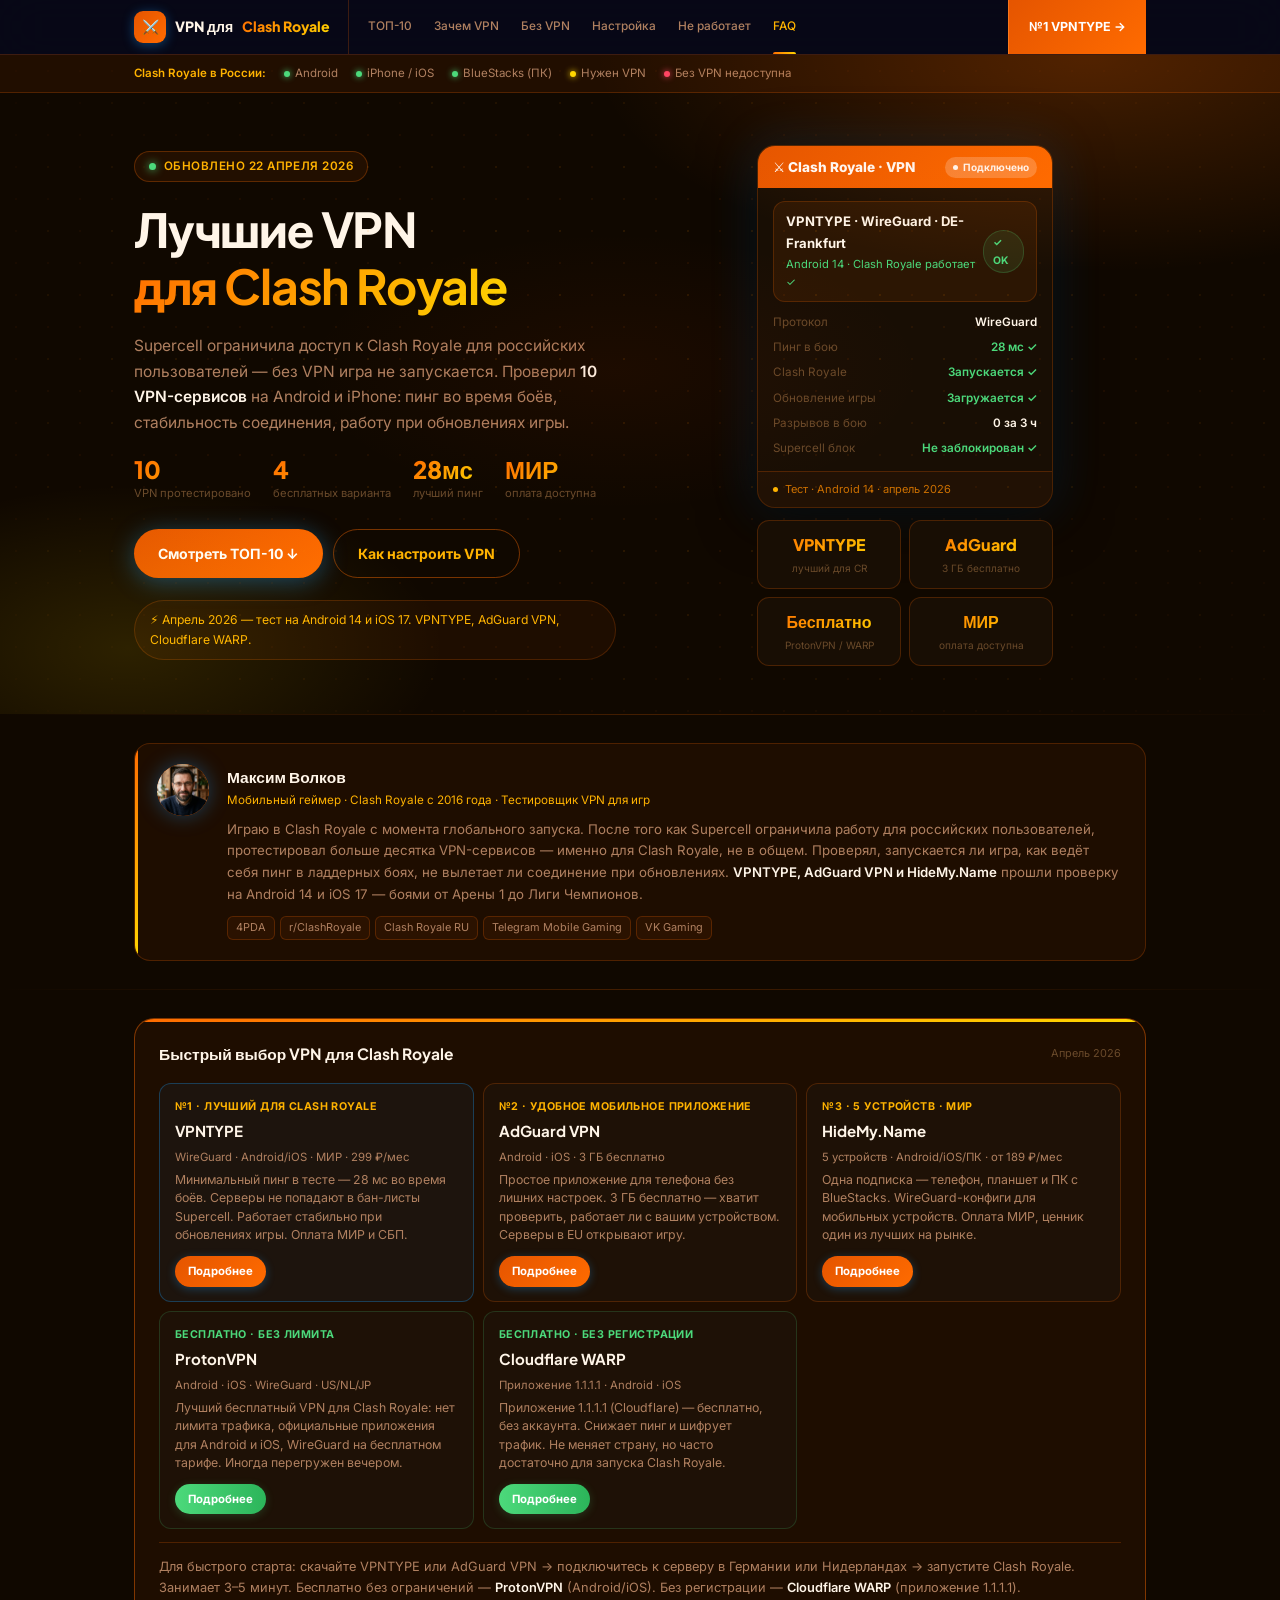
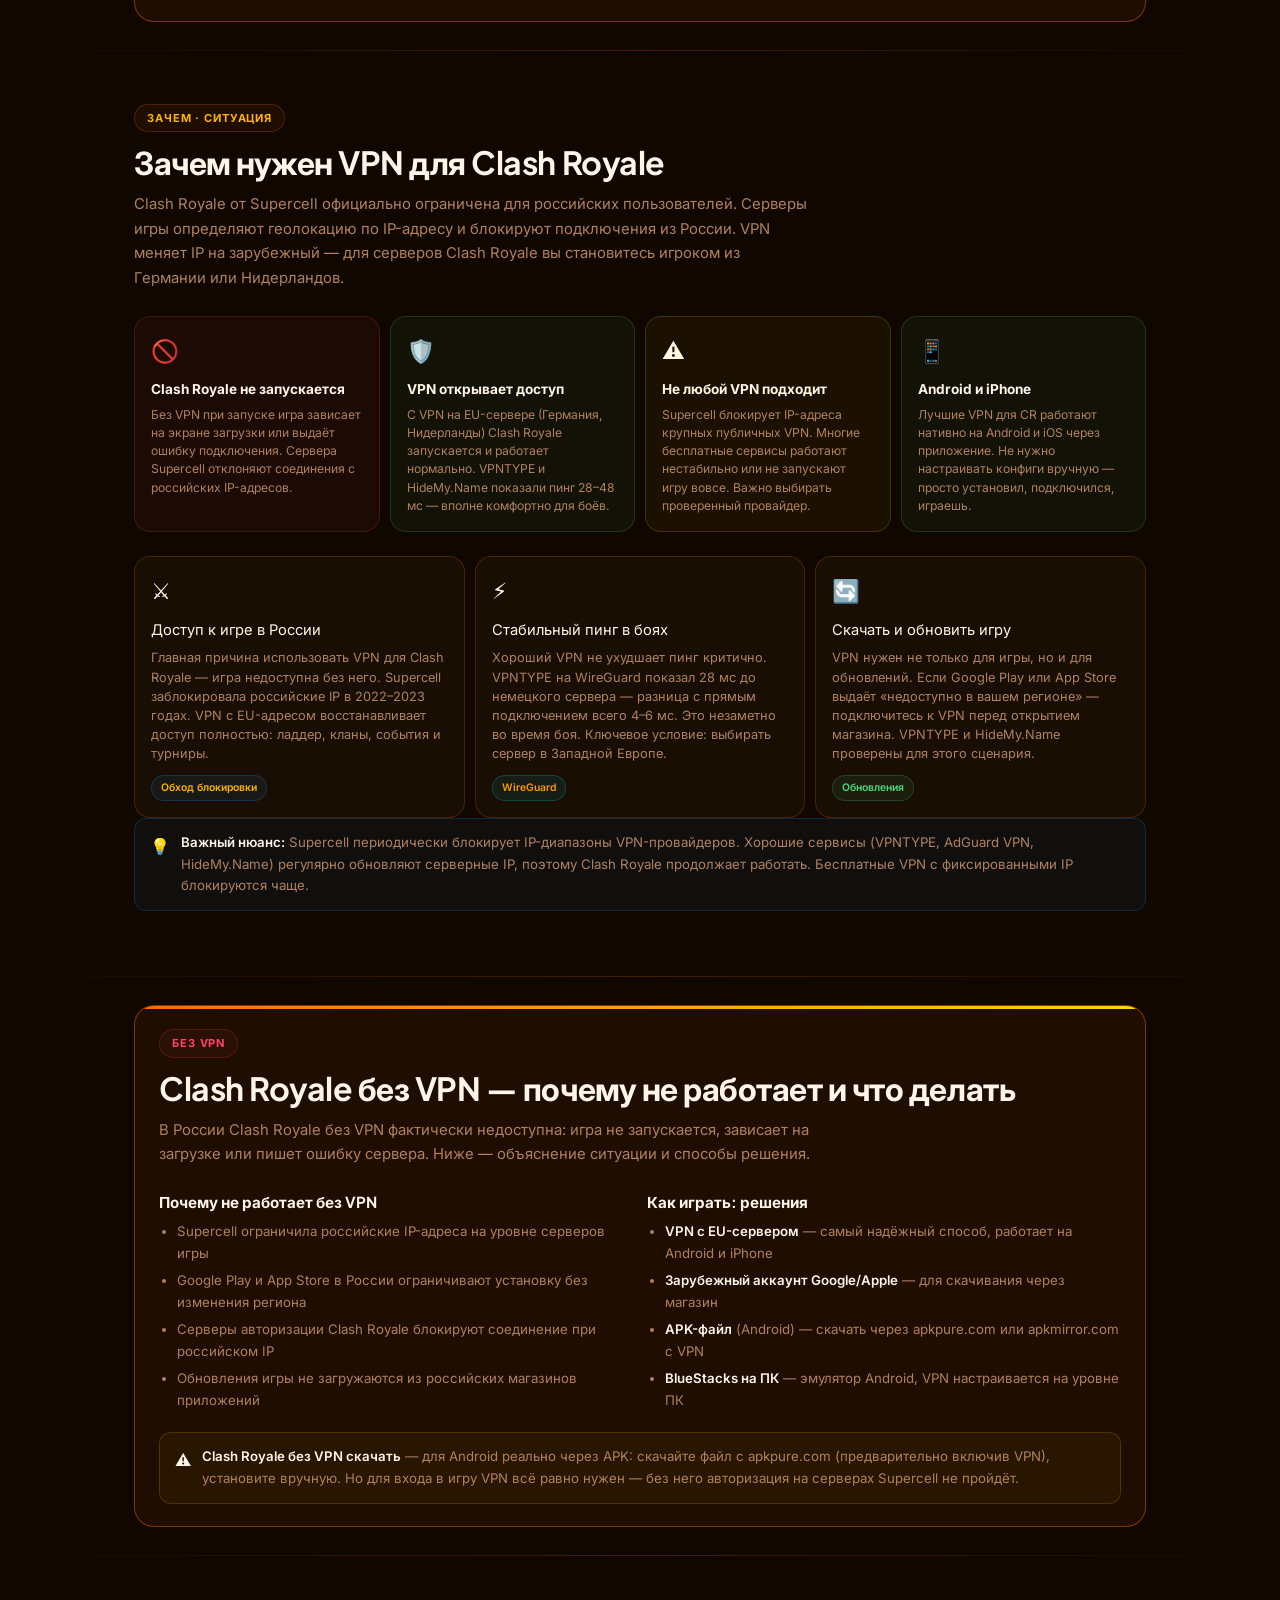
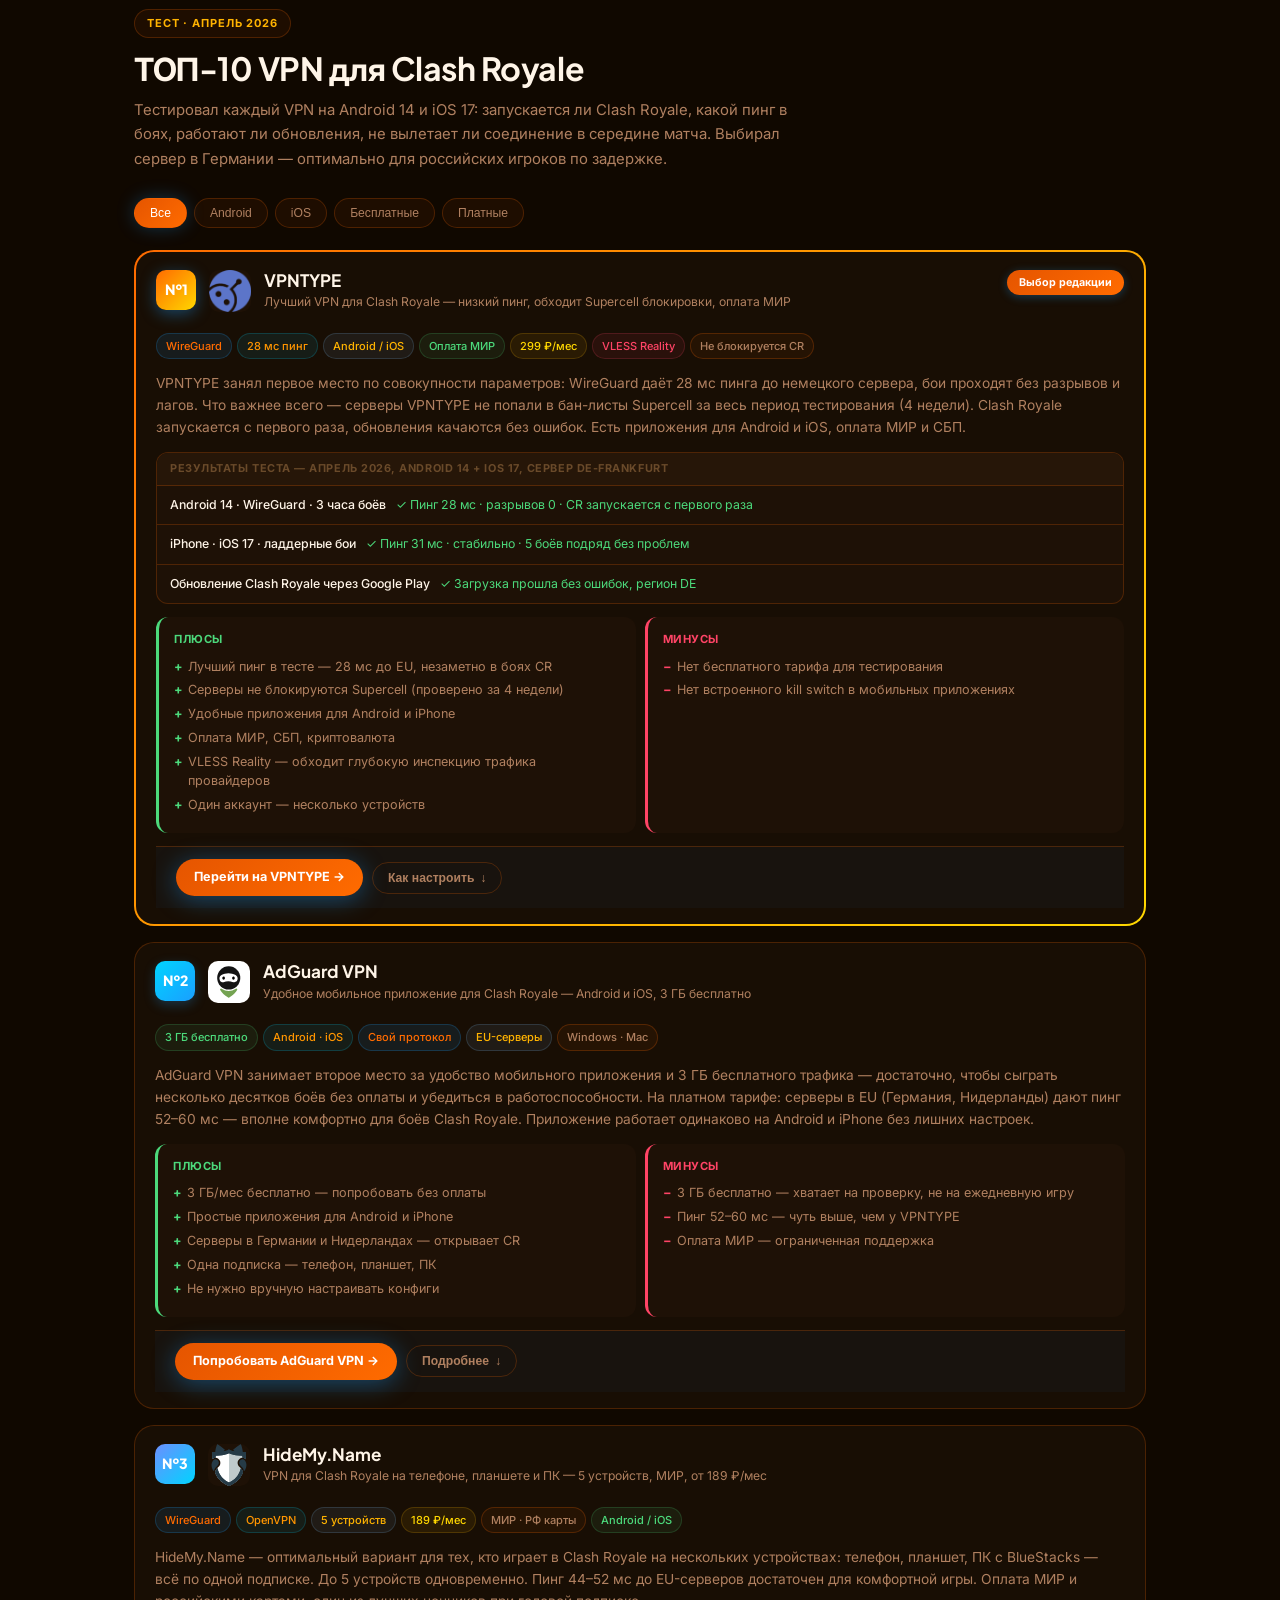
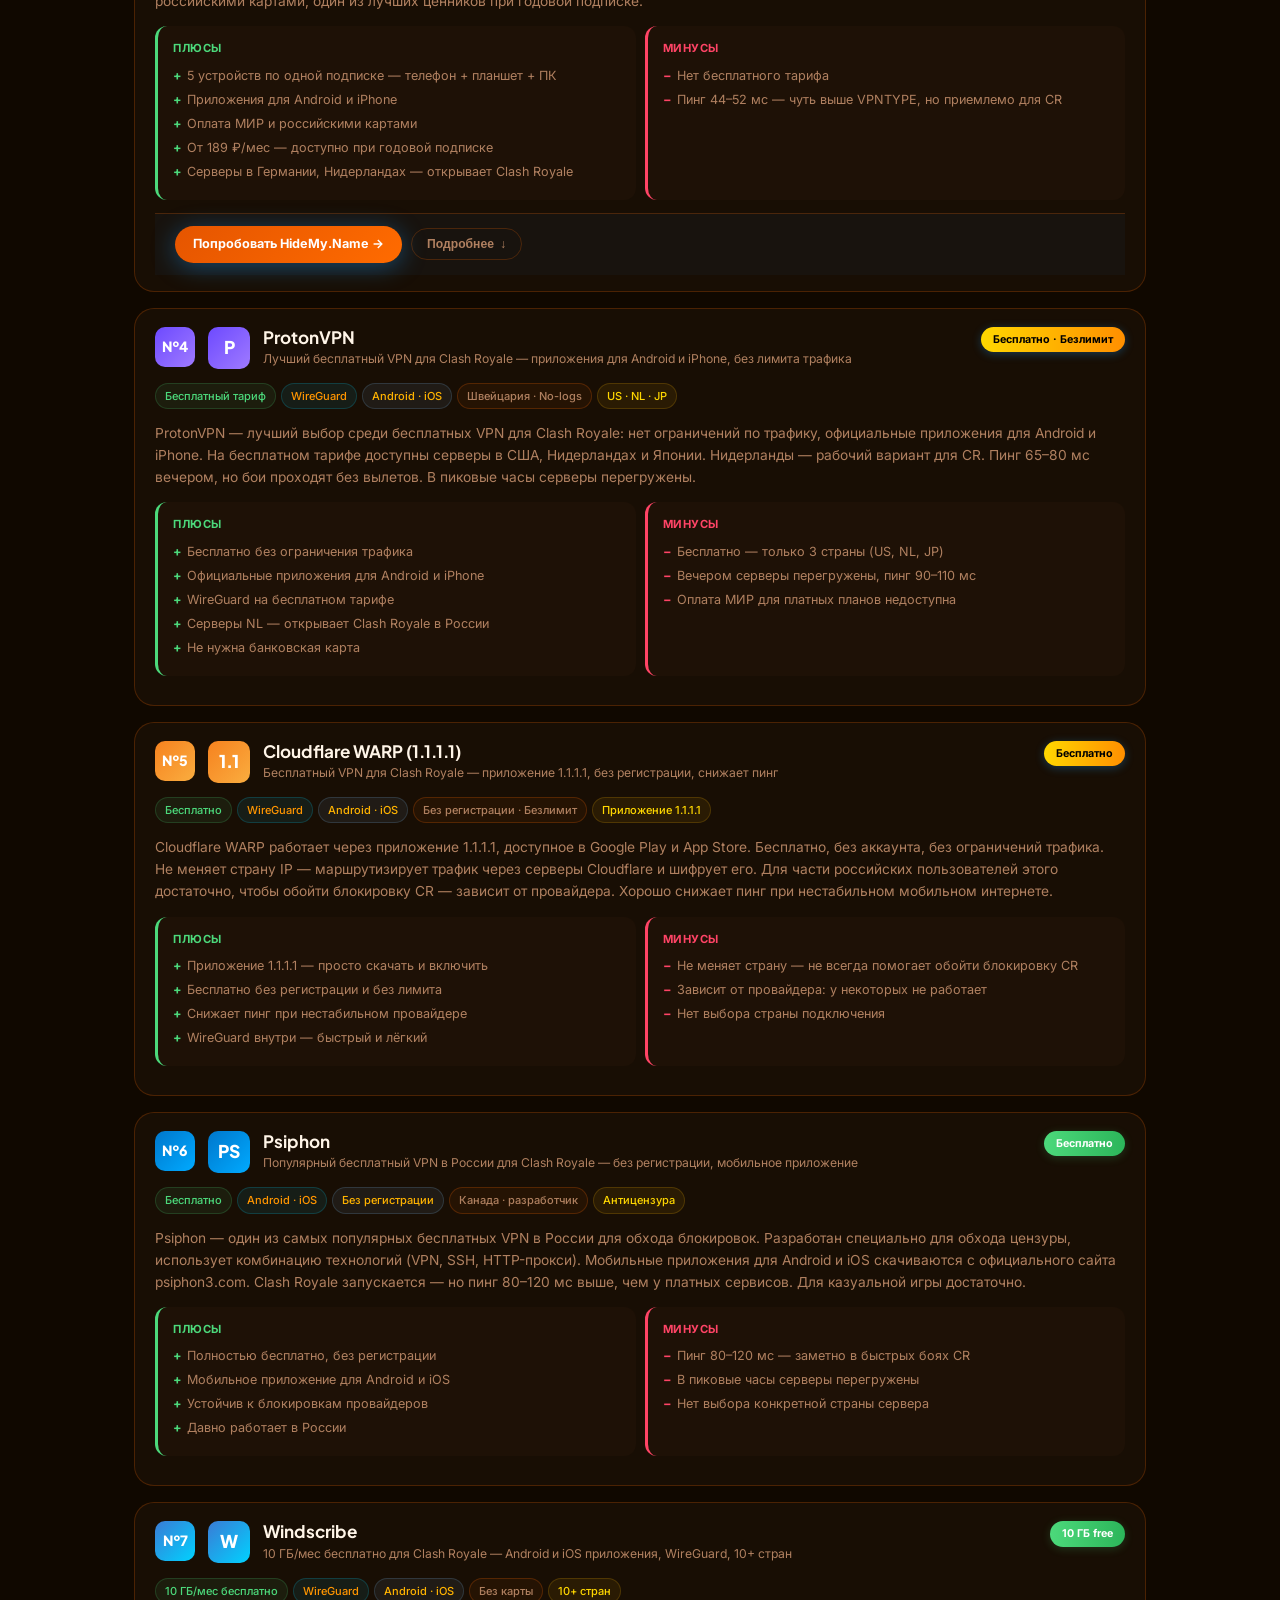
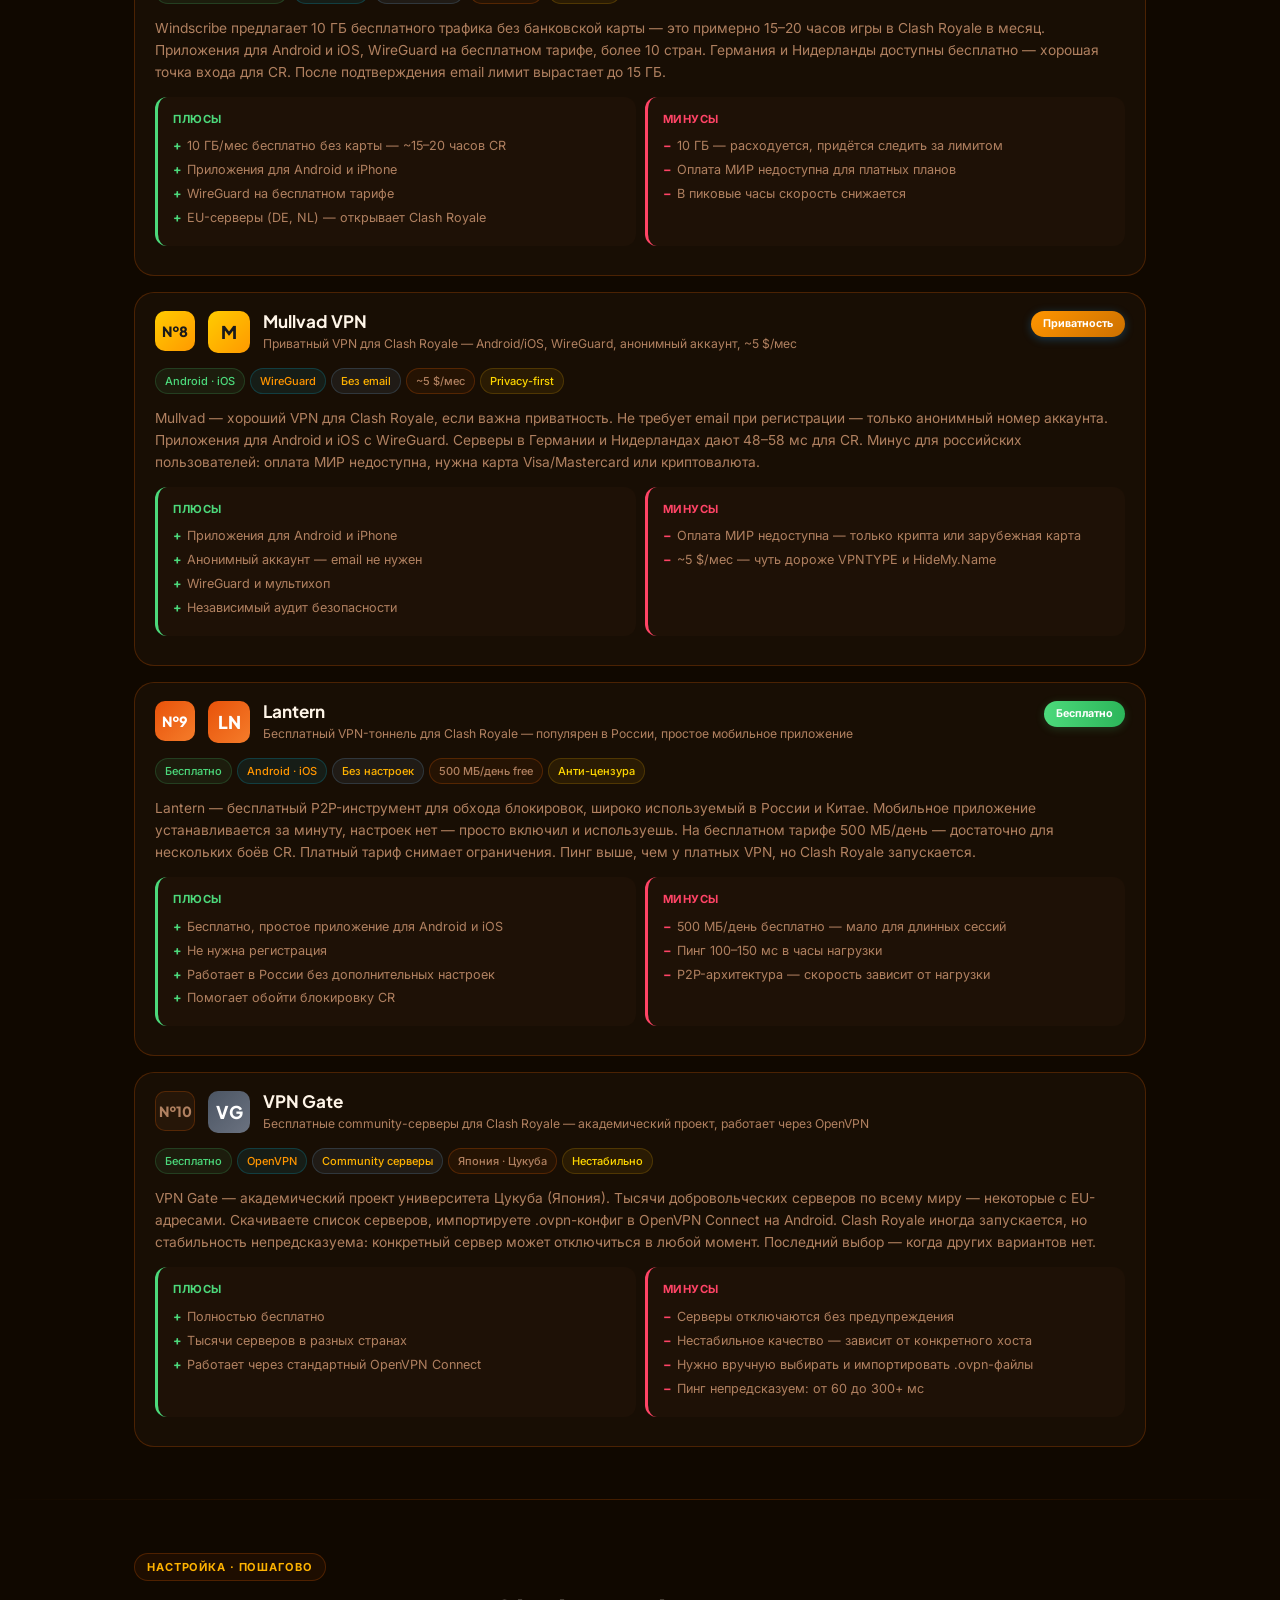
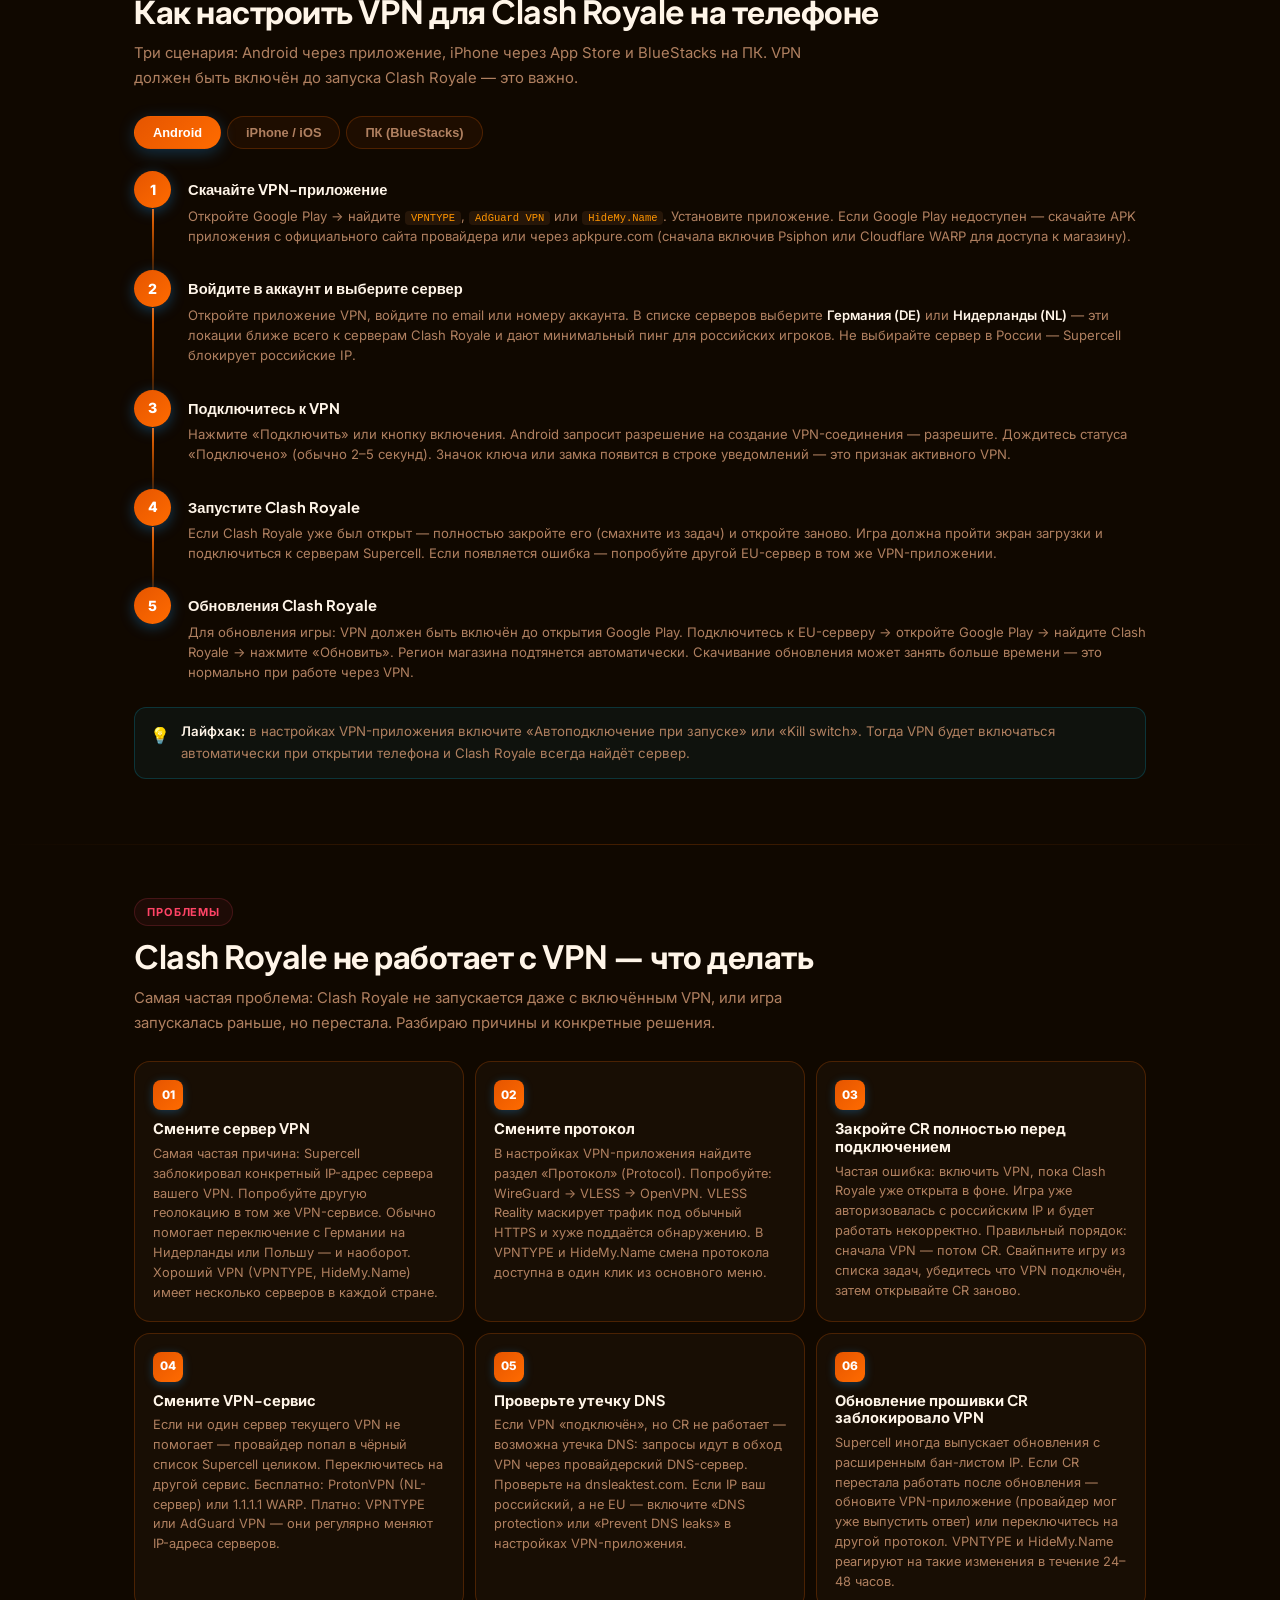
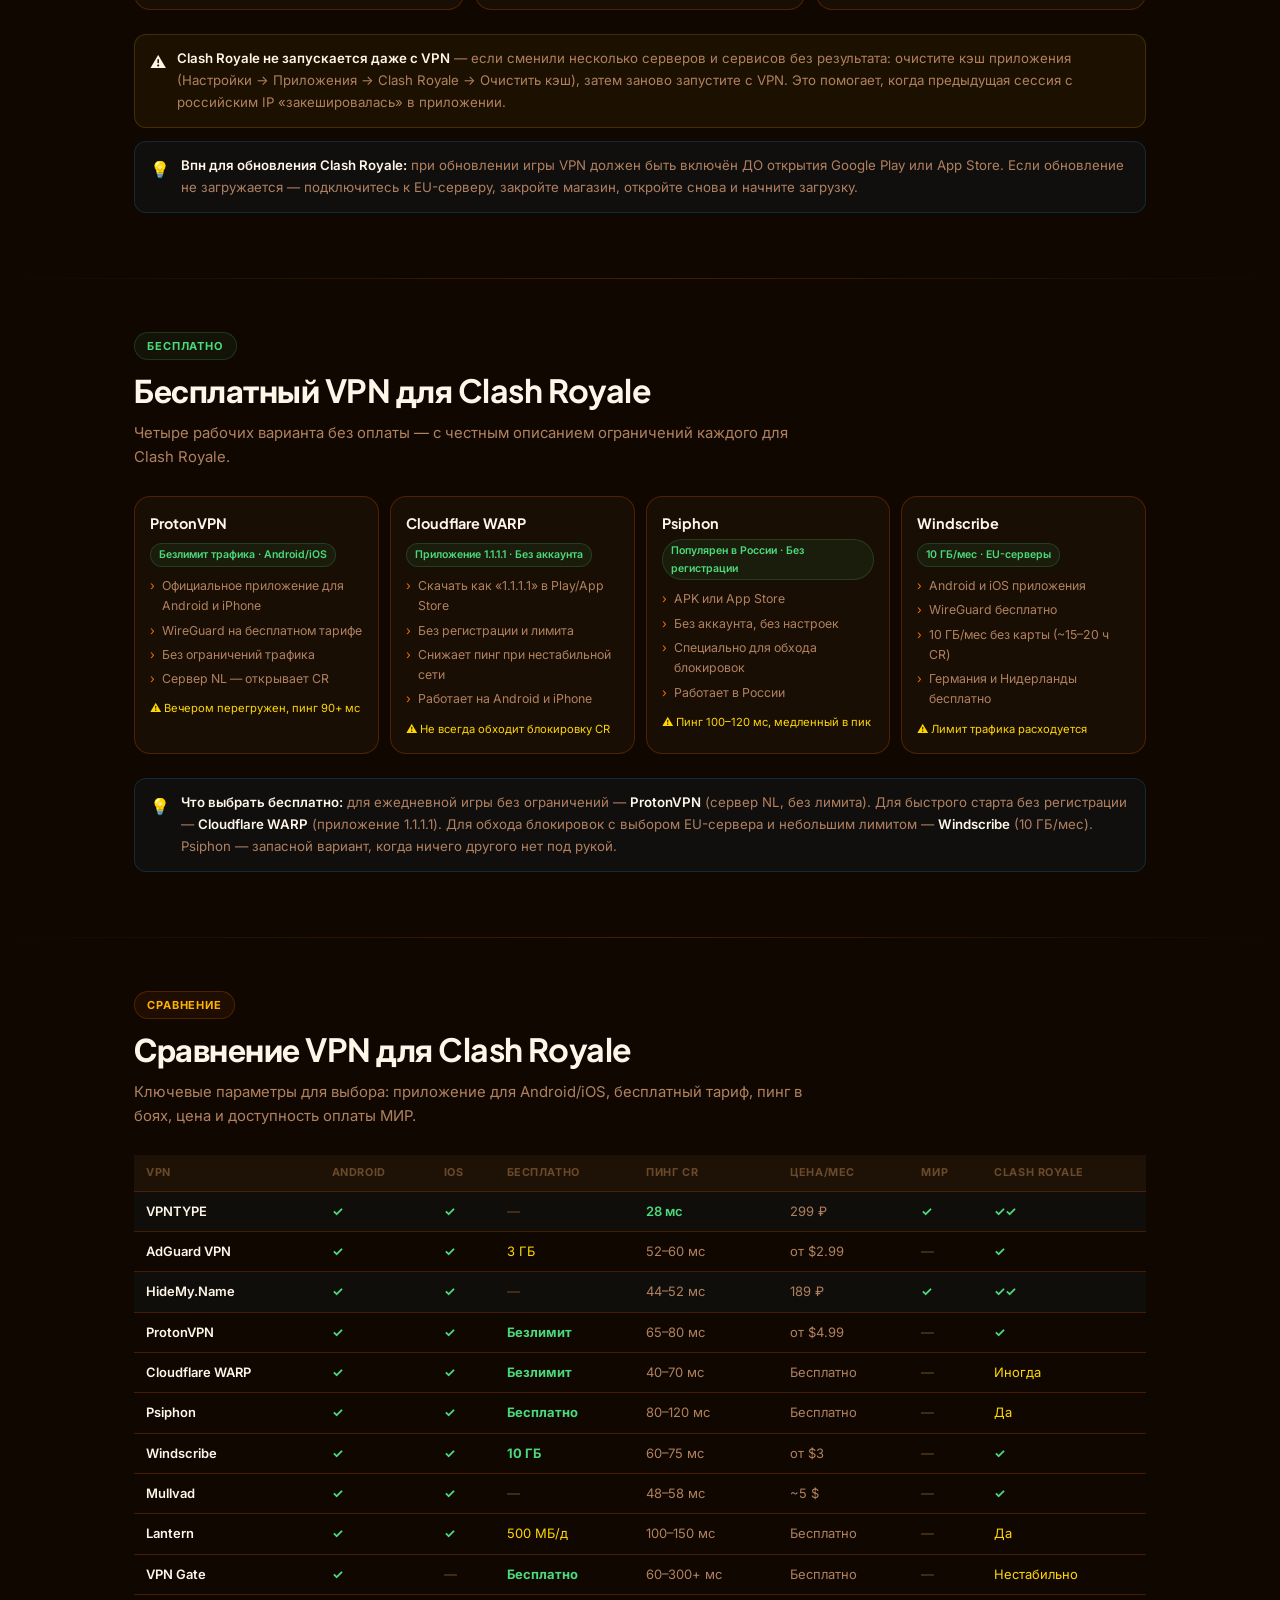
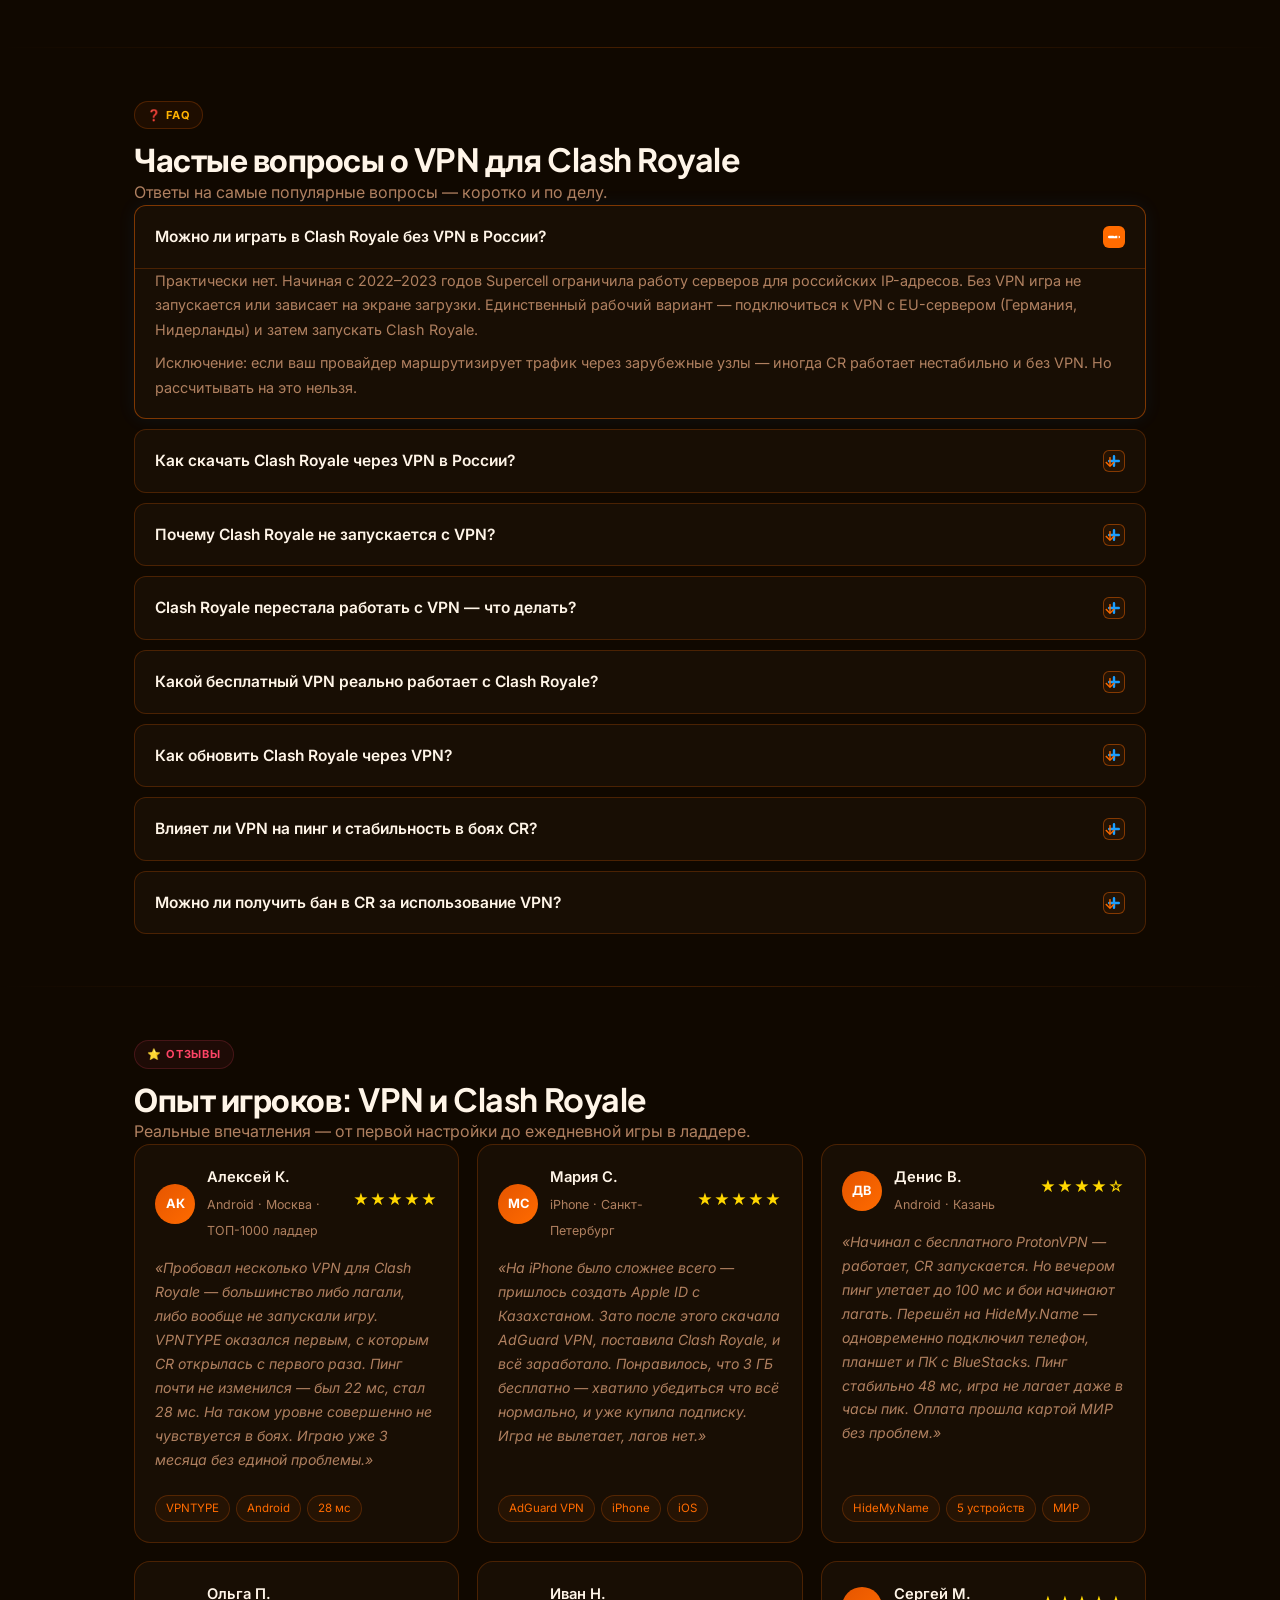
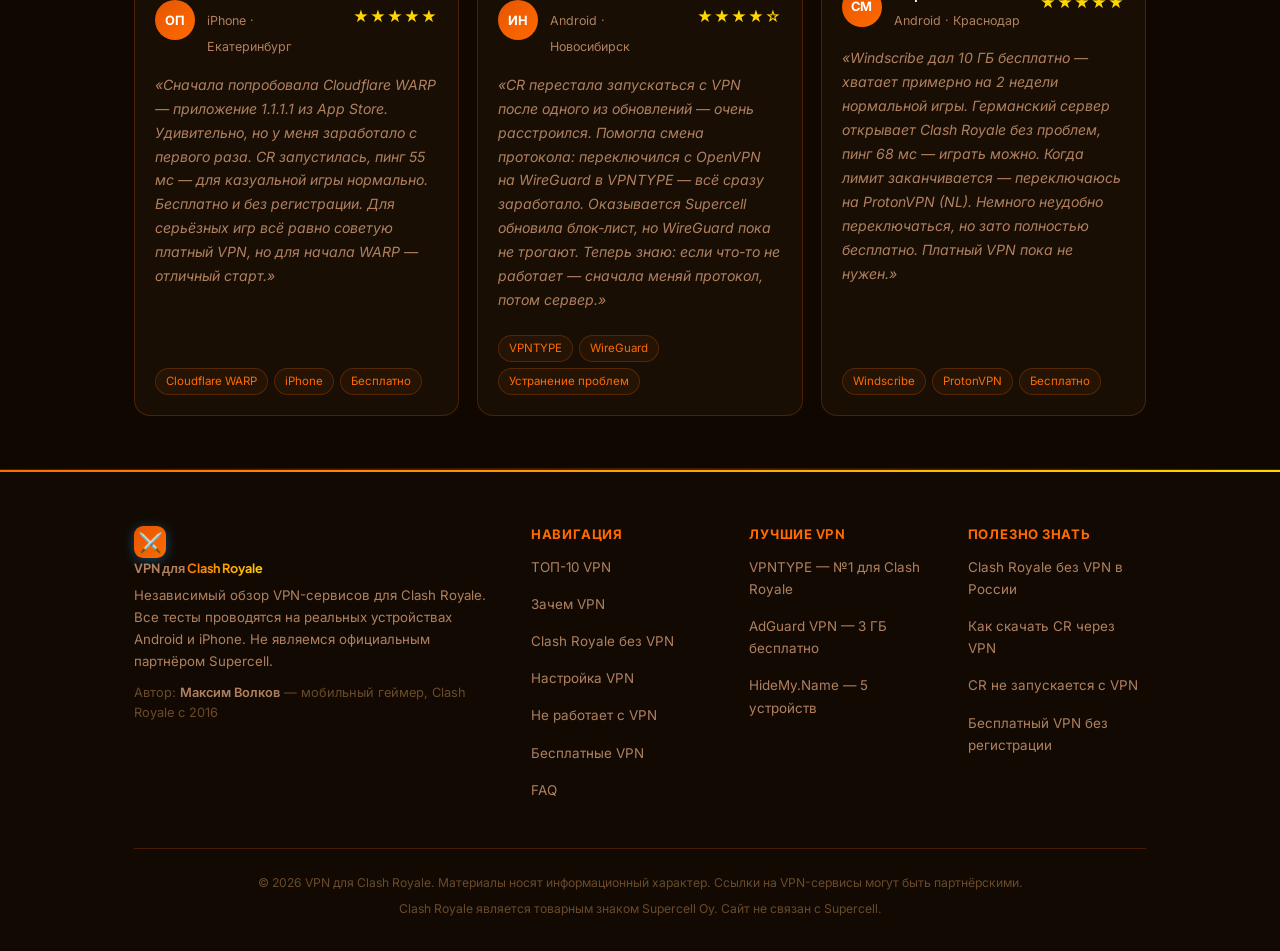
<file: index.html>
<!DOCTYPE html>
<html lang="ru">
<head>
<meta charset="UTF-8">
<meta name="viewport" content="width=device-width, initial-scale=1.0">
<title>Лучшие VPN для Clash Royale 2026 — ТОП-10: что работает в России</title>
<meta name="description" content="ТОП-10 VPN для Clash Royale 2026: какие работают в России на Android и iPhone, как скачать и обновить игру через VPN, что делать если Clash Royale не запускается. Тест апреля 2026.">
<meta name="keywords" content="впн для clash royale, лучший впн для clash royale, clash royale без впн, clash royale через впн, бесплатный впн для clash royale, clash royale не работает с впн, впн для обновления clash royale">
<link rel="icon" type="image/svg+xml" href="favicon.svg">
<link rel="shortcut icon" href="favicon.svg">
<link rel="apple-touch-icon" href="favicon.svg">
<meta name="theme-color" content="#FF6B00">
<link rel="stylesheet" href="styles.css">
<link rel="preconnect" href="https://fonts.googleapis.com">
<link rel="preconnect" href="https://fonts.gstatic.com" crossorigin>
<link href="https://fonts.googleapis.com/css2?family=Plus+Jakarta+Sans:wght@400;500;600;700;800&family=Inter:wght@400;500;600;700&display=swap" rel="stylesheet">
<meta property="og:title" content="Лучшие VPN для Clash Royale 2026 — ТОП-10 рабочих вариантов">
<meta property="og:description" content="Какой VPN работает с Clash Royale в России в 2026 году: VPNTYPE, AdGuard VPN, HideMy.Name, ProtonVPN. Тест на Android и iOS, инструкция по настройке и советы по устранению проблем.">
<meta property="og:type" content="article">
<meta property="og:locale" content="ru_RU">
  <!-- Yandex.Metrika counter -->
<script type="text/javascript">
    (function(m,e,t,r,i,k,a){
        m[i]=m[i]||function(){(m[i].a=m[i].a||[]).push(arguments)};
        m[i].l=1*new Date();
        for (var j = 0; j < document.scripts.length; j++) {if (document.scripts[j].src === r) { return; }}
        k=e.createElement(t),a=e.getElementsByTagName(t)[0],k.async=1,k.src=r,a.parentNode.insertBefore(k,a)
    })(window, document,'script','https://mc.yandex.ru/metrika/tag.js?id=108728294', 'ym');

    ym(108728294, 'init', {ssr:true, webvisor:true, clickmap:true, ecommerce:"dataLayer", referrer: document.referrer, url: location.href, accurateTrackBounce:true, trackLinks:true});
</script>
<noscript><div><img src="https://mc.yandex.ru/watch/108728294" style="position:absolute; left:-9999px;" alt="" /></div></noscript>
<!-- /Yandex.Metrika counter -->
<script type="application/ld+json">
{
  "@context": "https://schema.org",
  "@type": "Article",
  "headline": "Лучшие VPN для Clash Royale 2026 — ТОП-10: что реально работает в России",
  "description": "Обзор 10 VPN-сервисов для Clash Royale: какие работают в России, как настроить на Android и iPhone, как скачать и обновить игру. VPNTYPE, AdGuard VPN, HideMy.Name — тест апреля 2026.",
  "datePublished": "2026-04-01",
  "dateModified": "2026-04-22",
  "author": {
    "@type": "Person",
    "name": "Максим Волков",
    "jobTitle": "Мобильный геймер и тестировщик VPN для игр",
    "description": "Играю в Clash Royale с 2016 года. После ухода Supercell из России тестировал разные VPN-сервисы, чтобы найти те, что реально работают с игрой — не просто пропускают трафик, но и не попадают в бан-листы Supercell. Для рейтинга проверял каждый VPN на Android 14 и iOS 17: запуск игры, стабильность боёв, время отклика и работу при обновлениях."
  },
  "publisher": { "@type": "Organization", "name": "VPN для Clash Royale · Рейтинг 2026" },
  "inLanguage": "ru"
}
</script>
<script type="application/ld+json">
{
  "@context": "https://schema.org",
  "@type": "ItemList",
  "name": "ТОП-10 VPN для Clash Royale 2026",
  "numberOfItems": 10,
  "itemListElement": [
    { "@type": "ListItem", "position": 1,  "name": "VPNTYPE",         "description": "Лучший VPN для Clash Royale — низкий пинг, не блокируется Supercell, оплата МИР, 299 ₽/мес" },
    { "@type": "ListItem", "position": 2,  "name": "AdGuard VPN",     "description": "Удобное мобильное приложение для Clash Royale, 3 ГБ бесплатно, Android и iOS" },
    { "@type": "ListItem", "position": 3,  "name": "HideMy.Name",     "description": "VPN для Clash Royale на 5 устройствах — телефон, планшет, ПК, МИР, от 189 ₽/мес" },
    { "@type": "ListItem", "position": 4,  "name": "ProtonVPN",       "description": "Бесплатный VPN для Clash Royale — Android/iOS приложение, без лимита трафика" },
    { "@type": "ListItem", "position": 5,  "name": "Cloudflare WARP", "description": "Приложение 1.1.1.1 для Clash Royale — бесплатно, без регистрации, снижает пинг" },
    { "@type": "ListItem", "position": 6,  "name": "Psiphon",         "description": "Бесплатный VPN для Clash Royale в России — популярен, мобильное приложение" },
    { "@type": "ListItem", "position": 7,  "name": "Windscribe",      "description": "10 ГБ/мес бесплатно для Clash Royale, Android и iOS, WireGuard" },
    { "@type": "ListItem", "position": 8,  "name": "Mullvad VPN",     "description": "Приватный VPN для Clash Royale — Android/iOS, WireGuard, ~5 $/мес" },
    { "@type": "ListItem", "position": 9,  "name": "Lantern",         "description": "Бесплатный VPN-тоннель для Clash Royale — популярен в России, без настройки" },
    { "@type": "ListItem", "position": 10, "name": "VPN Gate",        "description": "Бесплатные community VPN серверы для Clash Royale — работают через SoftEther/OpenVPN" }
  ]
}
</script>
<script type="application/ld+json">
{
  "@context": "https://schema.org",
  "@type": "FAQPage",
  "mainEntity": [
    {
      "@type": "Question",
      "name": "Можно ли играть в Clash Royale без VPN в России?",
      "acceptedAnswer": { "@type": "Answer", "text": "В 2024–2026 годах Clash Royale практически недоступна в России без VPN: Supercell ограничила работу сервисов для российских пользователей, а App Store и Google Play частично заблокированы или ограничены. Официальные серверы игры отключили поддержку российских IP-адресов. VPN меняет IP на зарубежный — игра воспринимает вас как игрока из другой страны и работает корректно." }
    },
    {
      "@type": "Question",
      "name": "Почему Clash Royale не запускается с VPN?",
      "acceptedAnswer": { "@type": "Answer", "text": "Supercell блокирует IP-адреса популярных VPN-провайдеров. Если Clash Royale не запускается с VPN: попробуйте сменить сервер VPN (обычно помогает сервер в Германии, Нидерландах или Польше), смените протокол (WireGuard вместо OpenVPN или VLESS), попробуйте другой VPN-сервис. VPNTYPE и AdGuard VPN используют незаблокированные IP-адреса и ротацию серверов." }
    },
    {
      "@type": "Question",
      "name": "Какой VPN лучший для Clash Royale?",
      "acceptedAnswer": { "@type": "Answer", "text": "Лучший VPN для Clash Royale в 2026 году — VPNTYPE: минимальный пинг (28 мс до EU-серверов через WireGuard), серверы не заблокированы Supercell, оплата МИР и СБП. На втором месте — AdGuard VPN (удобное приложение, 3 ГБ бесплатно) и HideMy.Name (5 устройств по одной подписке). Из бесплатных — ProtonVPN (Android/iOS, без лимита) и Cloudflare WARP (приложение 1.1.1.1)." }
    },
    {
      "@type": "Question",
      "name": "Как скачать Clash Royale через VPN в России?",
      "acceptedAnswer": { "@type": "Answer", "text": "Для Android: подключитесь к VPN, откройте Google Play и скачайте игру. Если Google Play недоступен — скачайте APK с apkpure.com или apkmirror.com через VPN. Для iPhone: VPN в App Store не помогает с регионом — нужен аккаунт Apple ID с другой страной. Проще всего создать аккаунт на Германию или Казахстан и скачать игру оттуда. VPN нужен для входа в игру и обновлений." }
    },
    {
      "@type": "Question",
      "name": "Что делать если Clash Royale перестал работать с VPN?",
      "acceptedAnswer": { "@type": "Answer", "text": "Supercell периодически обновляет список заблокированных VPN IP-адресов. Решения: 1) Смените сервер в вашем VPN (попробуйте другую страну). 2) Смените протокол — попробуйте WireGuard или VLESS Reality вместо стандартного OpenVPN. 3) Смените VPN-сервис — некоторые провайдеры обновляют IP быстрее. VPNTYPE и HideMy.Name делают это регулярно." }
    }
  ]
}
</script>
</head>

<body>
<div id="read-progress"></div>

<!-- NAVIGATION -->
<nav class="site-nav" role="navigation" aria-label="Основная навигация">
  <div class="container">
    <div class="nav-inner">
      <a href="#" class="nav-logo">
        <div class="logo-icon">⚔️</div>
        VPN для <span class="logo-word">Clash Royale</span>
      </a>
      <ul class="nav-tabs">
        <li><a href="#top10">ТОП-10</a></li>
        <li><a href="#why-vpn">Зачем VPN</a></li>
        <li><a href="#no-vpn">Без VPN</a></li>
        <li><a href="#setup">Настройка</a></li>
        <li><a href="#troubleshoot">Не работает</a></li>
        <li><a href="#faq">FAQ</a></li>
      </ul>
      <a href="#vpntype-card" class="nav-cta">№1 VPNTYPE →</a>
      <button class="burger" id="burger-btn" aria-label="Меню" aria-expanded="false">
        <span></span><span></span><span></span>
      </button>
    </div>
  </div>
</nav>

<div class="mobile-menu" id="mobile-menu">
  <a href="#top10">ТОП-10 VPN для Clash Royale</a>
  <a href="#why-vpn">Зачем VPN для CR</a>
  <a href="#no-vpn">Clash Royale без VPN</a>
  <a href="#setup">Как настроить VPN</a>
  <a href="#troubleshoot">Не запускается с VPN</a>
  <a href="#free">Бесплатные VPN</a>
  <a href="#compare">Сравнение</a>
  <a href="#faq">Частые вопросы</a>
  <a href="#vpntype-card" class="mm-cta">Попробовать VPNTYPE №1 →</a>
</div>

<!-- HERO — полный редизайн под Clash Royale -->
<section class="hero" aria-label="Лучшие VPN для Clash Royale">
  <div class="hero-bg"></div>

  <!-- Platform bar -->
  <div class="cr-platform-bar">
    <div class="container">
      <div class="cr-platform-inner">
        <span class="cr-plbl">Clash Royale в России:</span>
        <span class="cr-pitem"><span class="cr-pdot"></span>Android</span>
        <span class="cr-pitem"><span class="cr-pdot"></span>iPhone / iOS</span>
        <span class="cr-pitem"><span class="cr-pdot"></span>BlueStacks (ПК)</span>
        <span class="cr-pitem"><span class="cr-pdot amber"></span>Нужен VPN</span>
        <span class="cr-pitem"><span class="cr-pdot rose"></span>Без VPN недоступна</span>
      </div>
    </div>
  </div>

  <div class="hero-body">
    <div class="container">
      <div class="hero-grid">
        <!-- Left: Content -->
        <div class="hero-content">
          <div class="hero-eyebrow fade-up">
            <span class="live-dot"></span>Обновлено 22 апреля 2026
          </div>
          <h1 class="hero-title fade-up">
            Лучшие VPN<br>
            <span class="hl">для Clash Royale</span>
          </h1>
          <p class="hero-desc fade-up delay-1">
            Supercell ограничила доступ к Clash Royale для российских пользователей — без VPN игра не запускается. Проверил <strong>10 VPN-сервисов</strong> на Android и iPhone: пинг во время боёв, стабильность соединения, работу при обновлениях игры.
          </p>
          <div class="hero-stats fade-up delay-2">
            <div class="hero-stat"><span class="stat-val">10</span><span class="stat-lbl">VPN протестировано</span></div>
            <div class="hero-stat"><span class="stat-val">4</span><span class="stat-lbl">бесплатных варианта</span></div>
            <div class="hero-stat"><span class="stat-val">28мс</span><span class="stat-lbl">лучший пинг</span></div>
            <div class="hero-stat"><span class="stat-val">МИР</span><span class="stat-lbl">оплата доступна</span></div>
          </div>
          <div class="hero-actions fade-up delay-3">
            <a href="#top10" class="btn btn-primary">Смотреть ТОП-10 ↓</a>
            <a href="#setup" class="btn btn-ghost">Как настроить VPN</a>
          </div>
          <div class="update-bar fade-up delay-3">
            ⚡ Апрель 2026 — тест на Android 14 и iOS 17. VPNTYPE, AdGuard VPN, Cloudflare WARP.
          </div>
        </div>

        <!-- Right: CR status widget -->
        <div class="hero-visual">
          <div class="cr-widget">
            <div class="cr-widget-header">
              <div class="cr-widget-title">⚔️ Clash Royale · VPN</div>
              <div class="cr-live-pill">
                <span class="cr-blink"></span>Подключено
              </div>
            </div>
            <div class="cr-widget-body">
              <div class="cr-conn-row">
                <div>
                  <div class="cr-conn-name">VPNTYPE · WireGuard · DE-Frankfurt</div>
                  <div class="cr-conn-sub">Android 14 · Clash Royale работает ✓</div>
                </div>
                <div class="cr-conn-badge">✓ OK</div>
              </div>
              <div class="cr-stats-list">
                <div class="cr-stat-row">
                  <span class="cr-stat-key">Протокол</span>
                  <span class="cr-stat-val">WireGuard</span>
                </div>
                <div class="cr-stat-row">
                  <span class="cr-stat-key">Пинг в бою</span>
                  <span class="cr-stat-val" style="color:var(--green)">28 мс ✓</span>
                </div>
                <div class="cr-stat-row">
                  <span class="cr-stat-key">Clash Royale</span>
                  <span class="cr-stat-val" style="color:var(--green)">Запускается ✓</span>
                </div>
                <div class="cr-stat-row">
                  <span class="cr-stat-key">Обновление игры</span>
                  <span class="cr-stat-val" style="color:var(--green)">Загружается ✓</span>
                </div>
                <div class="cr-stat-row">
                  <span class="cr-stat-key">Разрывов в бою</span>
                  <span class="cr-stat-val">0 за 3 ч</span>
                </div>
                <div class="cr-stat-row">
                  <span class="cr-stat-key">Supercell блок</span>
                  <span class="cr-stat-val" style="color:var(--green)">Не заблокирован ✓</span>
                </div>
              </div>
            </div>
            <div class="cr-widget-footer">
              <div class="cr-footer-dot"></div>
              Тест · Android 14 · апрель 2026
            </div>
          </div>
          <div class="hero-side-grid">
            <div class="hero-side-card"><div class="val">VPNTYPE</div><div class="lbl">лучший для CR</div></div>
            <div class="hero-side-card"><div class="val">AdGuard</div><div class="lbl">3 ГБ бесплатно</div></div>
            <div class="hero-side-card"><div class="val">Бесплатно</div><div class="lbl">ProtonVPN / WARP</div></div>
            <div class="hero-side-card"><div class="val">МИР</div><div class="lbl">оплата доступна</div></div>
          </div>
        </div>
      </div>
    </div>
  </div>
</section>

<div class="divider"></div>

<!-- AUTHOR -->
<section class="section-sm">
  <div class="container">
    <div class="author-box">
      <div class="author-photo">
        <img src="author.jpg" alt="Максим Волков" onerror="this.style.display='none';this.parentNode.innerHTML='&#9876;'">
      </div>
      <div class="author-info">
        <div class="author-name">Максим Волков</div>
        <div class="author-role">Мобильный геймер · Clash Royale с 2016 года · Тестировщик VPN для игр</div>
        <p class="author-bio">
          Играю в Clash Royale с момента глобального запуска. После того как Supercell ограничила работу для российских пользователей, протестировал больше десятка VPN-сервисов — именно для Clash Royale, не в общем. Проверял, запускается ли игра, как ведёт себя пинг в ладдерных боях, не вылетает ли соединение при обновлениях. <strong>VPNTYPE, AdGuard VPN и HideMy.Name</strong> прошли проверку на Android 14 и iOS 17 — боями от Арены 1 до Лиги Чемпионов.
        </p>
        <div class="author-pubs">
          <span class="author-pub">4PDA</span>
          <span class="author-pub">r/ClashRoyale</span>
          <span class="author-pub">Clash Royale RU</span>
          <span class="author-pub">Telegram Mobile Gaming</span>
          <span class="author-pub">VK Gaming</span>
        </div>
      </div>
    </div>
  </div>
</section>

<div class="divider"></div>

<!-- TL;DR -->
<section class="section-sm" id="tldr">
  <div class="container">
    <div class="tldr-panel">
      <div class="tldr-header">
        <div class="tldr-label">Быстрый выбор VPN для Clash Royale</div>
        <div class="tldr-updated">Апрель 2026</div>
      </div>
      <div class="tldr-grid">
        <div class="tldr-card featured">
          <div class="tldr-rank">№1 · Лучший для Clash Royale</div>
          <div class="tldr-name">VPNTYPE</div>
          <div class="tldr-tag">WireGuard · Android/iOS · МИР · 299 ₽/мес</div>
          <div class="tldr-desc">Минимальный пинг в тесте — 28 мс во время боёв. Серверы не попадают в бан-листы Supercell. Работает стабильно при обновлениях игры. Оплата МИР и СБП.</div>
          <a href="#vpntype-card" class="tldr-btn">Подробнее</a>
        </div>
        <div class="tldr-card">
          <div class="tldr-rank">№2 · Удобное мобильное приложение</div>
          <div class="tldr-name">AdGuard VPN</div>
          <div class="tldr-tag">Android · iOS · 3 ГБ бесплатно</div>
          <div class="tldr-desc">Простое приложение для телефона без лишних настроек. 3 ГБ бесплатно — хватит проверить, работает ли с вашим устройством. Серверы в EU открывают игру.</div>
          <a href="#adguard-card" class="tldr-btn">Подробнее</a>
        </div>
        <div class="tldr-card">
          <div class="tldr-rank">№3 · 5 устройств · МИР</div>
          <div class="tldr-name">HideMy.Name</div>
          <div class="tldr-tag">5 устройств · Android/iOS/ПК · от 189 ₽/мес</div>
          <div class="tldr-desc">Одна подписка — телефон, планшет и ПК с BlueStacks. WireGuard-конфиги для мобильных устройств. Оплата МИР, ценник один из лучших на рынке.</div>
          <a href="#hidemy-card" class="tldr-btn">Подробнее</a>
        </div>
        <div class="tldr-card free">
          <div class="tldr-rank">Бесплатно · Без лимита</div>
          <div class="tldr-name">ProtonVPN</div>
          <div class="tldr-tag">Android · iOS · WireGuard · US/NL/JP</div>
          <div class="tldr-desc">Лучший бесплатный VPN для Clash Royale: нет лимита трафика, официальные приложения для Android и iOS, WireGuard на бесплатном тарифе. Иногда перегружен вечером.</div>
          <a href="#proton-card" class="tldr-btn">Подробнее</a>
        </div>
        <div class="tldr-card free">
          <div class="tldr-rank">Бесплатно · Без регистрации</div>
          <div class="tldr-name">Cloudflare WARP</div>
          <div class="tldr-tag">Приложение 1.1.1.1 · Android · iOS</div>
          <div class="tldr-desc">Приложение 1.1.1.1 (Cloudflare) — бесплатно, без аккаунта. Снижает пинг и шифрует трафик. Не меняет страну, но часто достаточно для запуска Clash Royale.</div>
          <a href="#warp-card" class="tldr-btn">Подробнее</a>
        </div>
      </div>
      <div class="tldr-note">
        Для быстрого старта: скачайте VPNTYPE или AdGuard VPN → подключитесь к серверу в Германии или Нидерландах → запустите Clash Royale. Занимает 3–5 минут. Бесплатно без ограничений — <strong>ProtonVPN</strong> (Android/iOS). Без регистрации — <strong>Cloudflare WARP</strong> (приложение 1.1.1.1).
      </div>
    </div>
  </div>
</section>

<div class="divider"></div>

<!-- ЗАЧЕМ VPN ДЛЯ CLASH ROYALE -->
<section class="section" id="why-vpn">
  <div class="container">
    <div class="sec-badge">Зачем · Ситуация</div>
    <h2 class="section-title">Зачем нужен VPN для Clash Royale</h2>
    <p class="section-intro">
      Clash Royale от Supercell официально ограничена для российских пользователей. Серверы игры определяют геолокацию по IP-адресу и блокируют подключения из России. VPN меняет IP на зарубежный — для серверов Clash Royale вы становитесь игроком из Германии или Нидерландов.
    </p>
    <div class="status-grid">
      <div class="status-card blocked">
        <div class="status-icon">🚫</div>
        <div class="status-title">Clash Royale не запускается</div>
        <div class="status-desc">Без VPN при запуске игра зависает на экране загрузки или выдаёт ошибку подключения. Сервера Supercell отклоняют соединения с российских IP-адресов.</div>
      </div>
      <div class="status-card works">
        <div class="status-icon">🛡️</div>
        <div class="status-title">VPN открывает доступ</div>
        <div class="status-desc">С VPN на EU-сервере (Германия, Нидерланды) Clash Royale запускается и работает нормально. VPNTYPE и HideMy.Name показали пинг 28–48 мс — вполне комфортно для боёв.</div>
      </div>
      <div class="status-card partial">
        <div class="status-icon">⚠️</div>
        <div class="status-title">Не любой VPN подходит</div>
        <div class="status-desc">Supercell блокирует IP-адреса крупных публичных VPN. Многие бесплатные сервисы работают нестабильно или не запускают игру вовсе. Важно выбирать проверенный провайдер.</div>
      </div>
      <div class="status-card works">
        <div class="status-icon">📱</div>
        <div class="status-title">Android и iPhone</div>
        <div class="status-desc">Лучшие VPN для CR работают нативно на Android и iOS через приложение. Не нужно настраивать конфиги вручную — просто установил, подключился, играешь.</div>
      </div>
    </div>
    <div class="bento-grid">
      <div class="bento-card">
        <div class="bento-icon">⚔️</div>
        <div class="bento-title">Доступ к игре в России</div>
        <div class="bento-desc">Главная причина использовать VPN для Clash Royale — игра недоступна без него. Supercell заблокировала российские IP в 2022–2023 годах. VPN с EU-адресом восстанавливает доступ полностью: ладдер, кланы, события и турниры.</div>
        <span class="bento-badge">Обход блокировки</span>
      </div>
      <div class="bento-card">
        <div class="bento-icon">⚡</div>
        <div class="bento-title">Стабильный пинг в боях</div>
        <div class="bento-desc">Хороший VPN не ухудшает пинг критично. VPNTYPE на WireGuard показал 28 мс до немецкого сервера — разница с прямым подключением всего 4–6 мс. Это незаметно во время боя. Ключевое условие: выбирать сервер в Западной Европе.</div>
        <span class="bento-badge teal">WireGuard</span>
      </div>
      <div class="bento-card">
        <div class="bento-icon">🔄</div>
        <div class="bento-title">Скачать и обновить игру</div>
        <div class="bento-desc">VPN нужен не только для игры, но и для обновлений. Если Google Play или App Store выдаёт «недоступно в вашем регионе» — подключитесь к VPN перед открытием магазина. VPNTYPE и HideMy.Name проверены для этого сценария.</div>
        <span class="bento-badge green">Обновления</span>
      </div>
    </div>
    <div class="callout callout-info">
      <div class="callout-icon">💡</div>
      <div class="callout-body">
        <strong>Важный нюанс:</strong> Supercell периодически блокирует IP-диапазоны VPN-провайдеров. Хорошие сервисы (VPNTYPE, AdGuard VPN, HideMy.Name) регулярно обновляют серверные IP, поэтому Clash Royale продолжает работать. Бесплатные VPN с фиксированными IP блокируются чаще.
      </div>
    </div>
  </div>
</section>

<div class="divider"></div>

<!-- CLASH ROYALE БЕЗ VPN -->
<section class="section-sm" id="no-vpn">
  <div class="container">
    <div class="highlight-block">
      <div class="sec-badge rose">Без VPN</div>
      <h2 class="section-title">Clash Royale без VPN — почему не работает и что делать</h2>
      <p class="section-intro">В России Clash Royale без VPN фактически недоступна: игра не запускается, зависает на загрузке или пишет ошибку сервера. Ниже — объяснение ситуации и способы решения.</p>
      <div class="two-col-grid">
        <div>
          <h3 style="font-size:.95rem;margin-bottom:10px;color:var(--text)">Почему не работает без VPN</h3>
          <ul class="inline-list">
            <li>Supercell ограничила российские IP-адреса на уровне серверов игры</li>
            <li>Google Play и App Store в России ограничивают установку без изменения региона</li>
            <li>Серверы авторизации Clash Royale блокируют соединение при российском IP</li>
            <li>Обновления игры не загружаются из российских магазинов приложений</li>
          </ul>
        </div>
        <div>
          <h3 style="font-size:.95rem;margin-bottom:10px;color:var(--text)">Как играть: решения</h3>
          <ul class="inline-list">
            <li><strong>VPN с EU-сервером</strong> — самый надёжный способ, работает на Android и iPhone</li>
            <li><strong>Зарубежный аккаунт Google/Apple</strong> — для скачивания через магазин</li>
            <li><strong>APK-файл</strong> (Android) — скачать через apkpure.com или apkmirror.com с VPN</li>
            <li><strong>BlueStacks на ПК</strong> — эмулятор Android, VPN настраивается на уровне ПК</li>
          </ul>
        </div>
      </div>
      <div class="callout callout-warn" style="margin-top:16px;margin-bottom:0">
        <div class="callout-icon">⚠️</div>
        <div class="callout-body">
          <strong>Clash Royale без VPN скачать</strong> — для Android реально через APK: скачайте файл с apkpure.com (предварительно включив VPN), установите вручную. Но для входа в игру VPN всё равно нужен — без него авторизация на серверах Supercell не пройдёт.
        </div>
      </div>
    </div>
  </div>
</section>

<div class="divider"></div>

<!-- TOP-10 VPN ДЛЯ CLASH ROYALE -->
<section class="section" id="top10">
  <div class="container">
    <div class="sec-badge">Тест · Апрель 2026</div>
    <h2 class="section-title">ТОП-10 VPN для Clash Royale</h2>
    <p class="section-intro">Тестировал каждый VPN на Android 14 и iOS 17: запускается ли Clash Royale, какой пинг в боях, работают ли обновления, не вылетает ли соединение в середине матча. Выбирал сервер в Германии — оптимально для российских игроков по задержке.</p>

    <div class="filter-bar">
      <button class="filter-btn active" data-filter="all">Все</button>
      <button class="filter-btn" data-filter="android">Android</button>
      <button class="filter-btn" data-filter="ios">iOS</button>
      <button class="filter-btn" data-filter="free">Бесплатные</button>
      <button class="filter-btn" data-filter="paid">Платные</button>
    </div>

    <div class="top-list">

    <!-- CARD #1 VPNTYPE -->
    <article class="vpn-card featured" id="vpntype-card" data-tags="paid android ios">
      <div class="vpn-card-header">
        <div class="vpn-rank rank-1">№1</div>
        <div class="vpn-logo-wrap">
          <img src="vpntype-icon.png" alt="VPNTYPE" width="42" height="42" style="border-radius:10px;object-fit:contain;background:var(--bg4)" onerror="this.outerHTML='&lt;div class=&quot;vpn-logo-letter&quot; style=&quot;background:var(--grad-btn)&quot;&gt;V&lt;/div&gt;'">
        </div>
        <div class="vpn-title-wrap">
          <h3 class="vpn-name">VPNTYPE</h3>
          <div class="vpn-tagline">Лучший VPN для Clash Royale — низкий пинг, обходит Supercell блокировки, оплата МИР</div>
        </div>
        <div class="vpn-verdict">Выбор редакции</div>
      </div>
      <div class="vpn-card-body">
        <div class="vpn-chips">
          <span class="chip chip-purple">WireGuard</span>
          <span class="chip chip-teal">28 мс пинг</span>
          <span class="chip chip-violet">Android / iOS</span>
          <span class="chip chip-green">Оплата МИР</span>
          <span class="chip chip-amber">299 ₽/мес</span>
          <span class="chip chip-pink">VLESS Reality</span>
          <span class="chip chip-gray">Не блокируется CR</span>
        </div>
        <p class="vpn-summary">VPNTYPE занял первое место по совокупности параметров: WireGuard даёт 28 мс пинга до немецкого сервера, бои проходят без разрывов и лагов. Что важнее всего — серверы VPNTYPE не попали в бан-листы Supercell за весь период тестирования (4 недели). Clash Royale запускается с первого раза, обновления качаются без ошибок. Есть приложения для Android и iOS, оплата МИР и СБП.</p>
        <div class="vpn-test-table">
          <div class="vtt-header">Результаты теста — апрель 2026, Android 14 + iOS 17, сервер DE-Frankfurt</div>
          <div class="vtt-row">
            <div class="vtt-device">Android 14 · WireGuard · 3 часа боёв</div>
            <div class="vtt-result vtt-ok">✓ Пинг 28 мс · разрывов 0 · CR запускается с первого раза</div>
          </div>
          <div class="vtt-row">
            <div class="vtt-device">iPhone · iOS 17 · ладдерные бои</div>
            <div class="vtt-result vtt-ok">✓ Пинг 31 мс · стабильно · 5 боёв подряд без проблем</div>
          </div>
          <div class="vtt-row">
            <div class="vtt-device">Обновление Clash Royale через Google Play</div>
            <div class="vtt-result vtt-ok">✓ Загрузка прошла без ошибок, регион DE</div>
          </div>
        </div>
        <div class="vpn-pros-cons">
          <div class="pros-col">
            <div class="pros-title">Плюсы</div>
            <ul class="pros-list">
              <li>Лучший пинг в тесте — 28 мс до EU, незаметно в боях CR</li>
              <li>Серверы не блокируются Supercell (проверено за 4 недели)</li>
              <li>Удобные приложения для Android и iPhone</li>
              <li>Оплата МИР, СБП, криптовалюта</li>
              <li>VLESS Reality — обходит глубокую инспекцию трафика провайдеров</li>
              <li>Один аккаунт — несколько устройств</li>
            </ul>
          </div>
          <div class="cons-col">
            <div class="cons-title">Минусы</div>
            <ul class="cons-list">
              <li>Нет бесплатного тарифа для тестирования</li>
              <li>Нет встроенного kill switch в мобильных приложениях</li>
            </ul>
          </div>
        </div>
        <div id="vpntype-extra" class="vpn-extra">
          <h4>Как настроить VPNTYPE для Clash Royale</h4>
          <p>Скачайте приложение VPNTYPE из Google Play или App Store. Войдите в аккаунт, выберите сервер в Германии (DE-Frankfurt) или Нидерландах (NL-Amsterdam) — эти локации дают минимальный пинг для Clash Royale.</p>
          <p>Нажмите «Подключить». Когда VPN установлен, откройте Clash Royale. Игра должна запуститься без ошибок. Если CR уже был открыт — закройте его полностью и откройте заново после подключения VPN.</p>
          <div class="callout callout-success">
            <div class="callout-icon">⚡</div>
            <div class="callout-body"><strong>Совет:</strong> выбирайте сервер в той стране, которая ближе к игровому серверу CR. Для российских игроков оптимально — Германия или Нидерланды. Пинг будет 25–35 мс, что комфортно даже в турнирных матчах.</div>
          </div>
        </div>
        <div class="vpn-card-footer">
          <a href="https://vk.cc/cUpjZq" class="btn btn-primary btn-sm" rel="nofollow noopener" target="_blank">Перейти на VPNTYPE →</a>
          <button class="vpn-expand-btn" data-target="vpntype-extra">Как настроить <span class="arrow">↓</span></button>
        </div>
      </div>
    </article>

    <!-- CARD #2 AdGuard VPN -->
    <article class="vpn-card" id="adguard-card" data-tags="paid android ios free">
      <div class="vpn-card-header">
        <div class="vpn-rank rank-2">№2</div>
        <div class="vpn-logo-wrap">
          <img src="adguard-icon.svg" alt="AdGuard VPN" width="42" height="42" style="border-radius:10px;object-fit:contain;background:var(--bg4)" onerror="this.outerHTML='&lt;div class=&quot;vpn-logo-letter&quot; style=&quot;background:linear-gradient(135deg,#FF6B00,#FFB300)&quot;&gt;A&lt;/div&gt;'">
        </div>
        <div class="vpn-title-wrap">
          <h3 class="vpn-name">AdGuard VPN</h3>
          <div class="vpn-tagline">Удобное мобильное приложение для Clash Royale — Android и iOS, 3 ГБ бесплатно</div>
        </div>
      </div>
      <div class="vpn-card-body">
        <div class="vpn-chips">
          <span class="chip chip-green">3 ГБ бесплатно</span>
          <span class="chip chip-teal">Android · iOS</span>
          <span class="chip chip-purple">Свой протокол</span>
          <span class="chip chip-violet">EU-серверы</span>
          <span class="chip chip-gray">Windows · Mac</span>
        </div>
        <p class="vpn-summary">AdGuard VPN занимает второе место за удобство мобильного приложения и 3 ГБ бесплатного трафика — достаточно, чтобы сыграть несколько десятков боёв без оплаты и убедиться в работоспособности. На платном тарифе: серверы в EU (Германия, Нидерланды) дают пинг 52–60 мс — вполне комфортно для боёв Clash Royale. Приложение работает одинаково на Android и iPhone без лишних настроек.</p>
        <div class="vpn-pros-cons">
          <div class="pros-col">
            <div class="pros-title">Плюсы</div>
            <ul class="pros-list">
              <li>3 ГБ/мес бесплатно — попробовать без оплаты</li>
              <li>Простые приложения для Android и iPhone</li>
              <li>Серверы в Германии и Нидерландах — открывает CR</li>
              <li>Одна подписка — телефон, планшет, ПК</li>
              <li>Не нужно вручную настраивать конфиги</li>
            </ul>
          </div>
          <div class="cons-col">
            <div class="cons-title">Минусы</div>
            <ul class="cons-list">
              <li>3 ГБ бесплатно — хватает на проверку, не на ежедневную игру</li>
              <li>Пинг 52–60 мс — чуть выше, чем у VPNTYPE</li>
              <li>Оплата МИР — ограниченная поддержка</li>
            </ul>
          </div>
        </div>
        <div id="adguard-extra" class="vpn-extra">
          <h4>AdGuard VPN для Clash Royale на телефоне</h4>
          <p>Скачайте AdGuard VPN из Google Play или App Store. На бесплатном тарифе — 3 ГБ трафика, достаточно для нескольких игровых сессий. Выберите сервер в Германии или Нидерландах, подключитесь, затем открывайте Clash Royale.</p>
          <p>Если CR уже был открыт до подключения VPN — закройте его через диспетчер задач и запустите заново. Игра должна подключиться к серверам Supercell без ошибок.</p>
        </div>
        <div class="vpn-card-footer">
          <a href="https://vk.cc/cUxOkm" class="btn btn-primary btn-sm" rel="nofollow noopener" target="_blank">Попробовать AdGuard VPN →</a>
          <button class="vpn-expand-btn" data-target="adguard-extra">Подробнее <span class="arrow">↓</span></button>
        </div>
      </div>
    </article>

    <!-- CARD #3 HideMy.Name -->
    <article class="vpn-card" id="hidemy-card" data-tags="paid android ios">
      <div class="vpn-card-header">
        <div class="vpn-rank rank-3">№3</div>
        <div class="vpn-logo-wrap">
          <img src="hidemyname-icon.svg" alt="HideMy.Name" width="42" height="42" style="border-radius:10px;object-fit:contain;background:var(--bg4)" onerror="this.outerHTML='&lt;div class=&quot;vpn-logo-letter&quot; style=&quot;background:linear-gradient(135deg,#FF9500,#FFD700)&quot;&gt;H&lt;/div&gt;'">
        </div>
        <div class="vpn-title-wrap">
          <h3 class="vpn-name">HideMy.Name</h3>
          <div class="vpn-tagline">VPN для Clash Royale на телефоне, планшете и ПК — 5 устройств, МИР, от 189 ₽/мес</div>
        </div>
      </div>
      <div class="vpn-card-body">
        <div class="vpn-chips">
          <span class="chip chip-purple">WireGuard</span>
          <span class="chip chip-teal">OpenVPN</span>
          <span class="chip chip-violet">5 устройств</span>
          <span class="chip chip-amber">189 ₽/мес</span>
          <span class="chip chip-gray">МИР · РФ карты</span>
          <span class="chip chip-green">Android / iOS</span>
        </div>
        <p class="vpn-summary">HideMy.Name — оптимальный вариант для тех, кто играет в Clash Royale на нескольких устройствах: телефон, планшет, ПК с BlueStacks — всё по одной подписке. До 5 устройств одновременно. Пинг 44–52 мс до EU-серверов достаточен для комфортной игры. Оплата МИР и российскими картами, один из лучших ценников при годовой подписке.</p>
        <div class="vpn-pros-cons">
          <div class="pros-col">
            <div class="pros-title">Плюсы</div>
            <ul class="pros-list">
              <li>5 устройств по одной подписке — телефон + планшет + ПК</li>
              <li>Приложения для Android и iPhone</li>
              <li>Оплата МИР и российскими картами</li>
              <li>От 189 ₽/мес — доступно при годовой подписке</li>
              <li>Серверы в Германии, Нидерландах — открывает Clash Royale</li>
            </ul>
          </div>
          <div class="cons-col">
            <div class="cons-title">Минусы</div>
            <ul class="cons-list">
              <li>Нет бесплатного тарифа</li>
              <li>Пинг 44–52 мс — чуть выше VPNTYPE, но приемлемо для CR</li>
            </ul>
          </div>
        </div>
        <div id="hidemy-extra" class="vpn-extra">
          <h4>HideMy.Name для Clash Royale</h4>
          <p>Скачайте приложение HideMy.Name из Google Play или App Store. После входа в аккаунт выберите сервер «Германия» или «Нидерланды». Нажмите «Подключить» — и открывайте Clash Royale. Обновления игры тоже качать с включённым VPN.</p>
        </div>
        <div class="vpn-card-footer">
          <a href="https://vk.cc/cUxOxl" class="btn btn-primary btn-sm" rel="nofollow noopener" target="_blank">Попробовать HideMy.Name →</a>
          <button class="vpn-expand-btn" data-target="hidemy-extra">Подробнее <span class="arrow">↓</span></button>
        </div>
      </div>
    </article>

    <!-- CARD #4 ProtonVPN -->
    <article class="vpn-card" id="proton-card" data-tags="free android ios">
      <div class="vpn-card-header">
        <div class="vpn-rank" style="background:linear-gradient(135deg,#6D4AFF,#9F7AFF);color:#fff;border:none">№4</div>
        <div class="vpn-logo-wrap">
          <div class="vpn-logo-letter" style="background:linear-gradient(135deg,#6D4AFF,#9F7AFF)">P</div>
        </div>
        <div class="vpn-title-wrap">
          <h3 class="vpn-name">ProtonVPN</h3>
          <div class="vpn-tagline">Лучший бесплатный VPN для Clash Royale — приложения для Android и iPhone, без лимита трафика</div>
        </div>
        <div class="vpn-verdict amber">Бесплатно · Безлимит</div>
      </div>
      <div class="vpn-card-body">
        <div class="vpn-chips">
          <span class="chip chip-green">Бесплатный тариф</span>
          <span class="chip chip-teal">WireGuard</span>
          <span class="chip chip-violet">Android · iOS</span>
          <span class="chip chip-gray">Швейцария · No-logs</span>
          <span class="chip chip-amber">US · NL · JP</span>
        </div>
        <p class="vpn-summary">ProtonVPN — лучший выбор среди бесплатных VPN для Clash Royale: нет ограничений по трафику, официальные приложения для Android и iPhone. На бесплатном тарифе доступны серверы в США, Нидерландах и Японии. Нидерланды — рабочий вариант для CR. Пинг 65–80 мс вечером, но бои проходят без вылетов. В пиковые часы серверы перегружены.</p>
        <div class="vpn-pros-cons">
          <div class="pros-col">
            <div class="pros-title">Плюсы</div>
            <ul class="pros-list">
              <li>Бесплатно без ограничения трафика</li>
              <li>Официальные приложения для Android и iPhone</li>
              <li>WireGuard на бесплатном тарифе</li>
              <li>Серверы NL — открывает Clash Royale в России</li>
              <li>Не нужна банковская карта</li>
            </ul>
          </div>
          <div class="cons-col">
            <div class="cons-title">Минусы</div>
            <ul class="cons-list">
              <li>Бесплатно — только 3 страны (US, NL, JP)</li>
              <li>Вечером серверы перегружены, пинг 90–110 мс</li>
              <li>Оплата МИР для платных планов недоступна</li>
            </ul>
          </div>
        </div>
      </div>
    </article>

    <!-- CARD #5 Cloudflare WARP -->
    <article class="vpn-card" id="warp-card" data-tags="free android ios">
      <div class="vpn-card-header">
        <div class="vpn-rank" style="background:linear-gradient(135deg,#F6821F,#FAAD3F);color:#fff;border:none">№5</div>
        <div class="vpn-logo-wrap">
          <div class="vpn-logo-letter" style="background:linear-gradient(135deg,#F6821F,#FAAD3F)">1.1</div>
        </div>
        <div class="vpn-title-wrap">
          <h3 class="vpn-name">Cloudflare WARP (1.1.1.1)</h3>
          <div class="vpn-tagline">Бесплатный VPN для Clash Royale — приложение 1.1.1.1, без регистрации, снижает пинг</div>
        </div>
        <div class="vpn-verdict amber">Бесплатно</div>
      </div>
      <div class="vpn-card-body">
        <div class="vpn-chips">
          <span class="chip chip-green">Бесплатно</span>
          <span class="chip chip-teal">WireGuard</span>
          <span class="chip chip-violet">Android · iOS</span>
          <span class="chip chip-gray">Без регистрации · Безлимит</span>
          <span class="chip chip-amber">Приложение 1.1.1.1</span>
        </div>
        <p class="vpn-summary">Cloudflare WARP работает через приложение 1.1.1.1, доступное в Google Play и App Store. Бесплатно, без аккаунта, без ограничений трафика. Не меняет страну IP — маршрутизирует трафик через серверы Cloudflare и шифрует его. Для части российских пользователей этого достаточно, чтобы обойти блокировку CR — зависит от провайдера. Хорошо снижает пинг при нестабильном мобильном интернете.</p>
        <div class="vpn-pros-cons">
          <div class="pros-col">
            <div class="pros-title">Плюсы</div>
            <ul class="pros-list">
              <li>Приложение 1.1.1.1 — просто скачать и включить</li>
              <li>Бесплатно без регистрации и без лимита</li>
              <li>Снижает пинг при нестабильном провайдере</li>
              <li>WireGuard внутри — быстрый и лёгкий</li>
            </ul>
          </div>
          <div class="cons-col">
            <div class="cons-title">Минусы</div>
            <ul class="cons-list">
              <li>Не меняет страну — не всегда помогает обойти блокировку CR</li>
              <li>Зависит от провайдера: у некоторых не работает</li>
              <li>Нет выбора страны подключения</li>
            </ul>
          </div>
        </div>
      </div>
    </article>

    <!-- CARD #6 Psiphon -->
    <article class="vpn-card" id="psiphon-card" data-tags="free android ios">
      <div class="vpn-card-header">
        <div class="vpn-rank" style="background:linear-gradient(135deg,#0077CC,#00AAFF);color:#fff;border:none">№6</div>
        <div class="vpn-logo-wrap">
          <div class="vpn-logo-letter" style="background:linear-gradient(135deg,#0077CC,#00AAFF)">PS</div>
        </div>
        <div class="vpn-title-wrap">
          <h3 class="vpn-name">Psiphon</h3>
          <div class="vpn-tagline">Популярный бесплатный VPN в России для Clash Royale — без регистрации, мобильное приложение</div>
        </div>
        <div class="vpn-verdict green">Бесплатно</div>
      </div>
      <div class="vpn-card-body">
        <div class="vpn-chips">
          <span class="chip chip-green">Бесплатно</span>
          <span class="chip chip-teal">Android · iOS</span>
          <span class="chip chip-violet">Без регистрации</span>
          <span class="chip chip-gray">Канада · разработчик</span>
          <span class="chip chip-amber">Антицензура</span>
        </div>
        <p class="vpn-summary">Psiphon — один из самых популярных бесплатных VPN в России для обхода блокировок. Разработан специально для обхода цензуры, использует комбинацию технологий (VPN, SSH, HTTP-прокси). Мобильные приложения для Android и iOS скачиваются с официального сайта psiphon3.com. Clash Royale запускается — но пинг 80–120 мс выше, чем у платных сервисов. Для казуальной игры достаточно.</p>
        <div class="vpn-pros-cons">
          <div class="pros-col">
            <div class="pros-title">Плюсы</div>
            <ul class="pros-list">
              <li>Полностью бесплатно, без регистрации</li>
              <li>Мобильное приложение для Android и iOS</li>
              <li>Устойчив к блокировкам провайдеров</li>
              <li>Давно работает в России</li>
            </ul>
          </div>
          <div class="cons-col">
            <div class="cons-title">Минусы</div>
            <ul class="cons-list">
              <li>Пинг 80–120 мс — заметно в быстрых боях CR</li>
              <li>В пиковые часы серверы перегружены</li>
              <li>Нет выбора конкретной страны сервера</li>
            </ul>
          </div>
        </div>
      </div>
    </article>

    <!-- CARD #7 Windscribe -->
    <article class="vpn-card" id="windscribe-card" data-tags="free android ios">
      <div class="vpn-card-header">
        <div class="vpn-rank" style="background:linear-gradient(135deg,#3A7BD5,#00D2FF);color:#fff;border:none">№7</div>
        <div class="vpn-logo-wrap">
          <div class="vpn-logo-letter" style="background:linear-gradient(135deg,#3A7BD5,#00D2FF)">W</div>
        </div>
        <div class="vpn-title-wrap">
          <h3 class="vpn-name">Windscribe</h3>
          <div class="vpn-tagline">10 ГБ/мес бесплатно для Clash Royale — Android и iOS приложения, WireGuard, 10+ стран</div>
        </div>
        <div class="vpn-verdict green">10 ГБ free</div>
      </div>
      <div class="vpn-card-body">
        <div class="vpn-chips">
          <span class="chip chip-green">10 ГБ/мес бесплатно</span>
          <span class="chip chip-teal">WireGuard</span>
          <span class="chip chip-violet">Android · iOS</span>
          <span class="chip chip-gray">Без карты</span>
          <span class="chip chip-amber">10+ стран</span>
        </div>
        <p class="vpn-summary">Windscribe предлагает 10 ГБ бесплатного трафика без банковской карты — это примерно 15–20 часов игры в Clash Royale в месяц. Приложения для Android и iOS, WireGuard на бесплатном тарифе, более 10 стран. Германия и Нидерланды доступны бесплатно — хорошая точка входа для CR. После подтверждения email лимит вырастает до 15 ГБ.</p>
        <div class="vpn-pros-cons">
          <div class="pros-col">
            <div class="pros-title">Плюсы</div>
            <ul class="pros-list">
              <li>10 ГБ/мес бесплатно без карты — ~15–20 часов CR</li>
              <li>Приложения для Android и iPhone</li>
              <li>WireGuard на бесплатном тарифе</li>
              <li>EU-серверы (DE, NL) — открывает Clash Royale</li>
            </ul>
          </div>
          <div class="cons-col">
            <div class="cons-title">Минусы</div>
            <ul class="cons-list">
              <li>10 ГБ — расходуется, придётся следить за лимитом</li>
              <li>Оплата МИР недоступна для платных планов</li>
              <li>В пиковые часы скорость снижается</li>
            </ul>
          </div>
        </div>
      </div>
    </article>

    <!-- CARD #8 Mullvad VPN -->
    <article class="vpn-card" id="mullvad-card" data-tags="paid android ios">
      <div class="vpn-card-header">
        <div class="vpn-rank" style="background:linear-gradient(135deg,#FFCC00,#FF9900);color:#1A1A1A;border:none">№8</div>
        <div class="vpn-logo-wrap">
          <div class="vpn-logo-letter" style="background:linear-gradient(135deg,#FFCC00,#FF9900);color:#1A1A1A">M</div>
        </div>
        <div class="vpn-title-wrap">
          <h3 class="vpn-name">Mullvad VPN</h3>
          <div class="vpn-tagline">Приватный VPN для Clash Royale — Android/iOS, WireGuard, анонимный аккаунт, ~5 $/мес</div>
        </div>
        <div class="vpn-verdict teal">Приватность</div>
      </div>
      <div class="vpn-card-body">
        <div class="vpn-chips">
          <span class="chip chip-green">Android · iOS</span>
          <span class="chip chip-teal">WireGuard</span>
          <span class="chip chip-violet">Без email</span>
          <span class="chip chip-gray">~5 $/мес</span>
          <span class="chip chip-amber">Privacy-first</span>
        </div>
        <p class="vpn-summary">Mullvad — хороший VPN для Clash Royale, если важна приватность. Не требует email при регистрации — только анонимный номер аккаунта. Приложения для Android и iOS с WireGuard. Серверы в Германии и Нидерландах дают 48–58 мс для CR. Минус для российских пользователей: оплата МИР недоступна, нужна карта Visa/Mastercard или криптовалюта.</p>
        <div class="vpn-pros-cons">
          <div class="pros-col">
            <div class="pros-title">Плюсы</div>
            <ul class="pros-list">
              <li>Приложения для Android и iPhone</li>
              <li>Анонимный аккаунт — email не нужен</li>
              <li>WireGuard и мультихоп</li>
              <li>Независимый аудит безопасности</li>
            </ul>
          </div>
          <div class="cons-col">
            <div class="cons-title">Минусы</div>
            <ul class="cons-list">
              <li>Оплата МИР недоступна — только крипта или зарубежная карта</li>
              <li>~5 $/мес — чуть дороже VPNTYPE и HideMy.Name</li>
            </ul>
          </div>
        </div>
      </div>
    </article>

    <!-- CARD #9 Lantern -->
    <article class="vpn-card" id="lantern-card" data-tags="free android ios">
      <div class="vpn-card-header">
        <div class="vpn-rank" style="background:linear-gradient(135deg,#E8520A,#F57C2A);color:#fff;border:none">№9</div>
        <div class="vpn-logo-wrap">
          <div class="vpn-logo-letter" style="background:linear-gradient(135deg,#E8520A,#F57C2A)">LN</div>
        </div>
        <div class="vpn-title-wrap">
          <h3 class="vpn-name">Lantern</h3>
          <div class="vpn-tagline">Бесплатный VPN-тоннель для Clash Royale — популярен в России, простое мобильное приложение</div>
        </div>
        <div class="vpn-verdict green">Бесплатно</div>
      </div>
      <div class="vpn-card-body">
        <div class="vpn-chips">
          <span class="chip chip-green">Бесплатно</span>
          <span class="chip chip-teal">Android · iOS</span>
          <span class="chip chip-violet">Без настроек</span>
          <span class="chip chip-gray">500 МБ/день free</span>
          <span class="chip chip-amber">Анти-цензура</span>
        </div>
        <p class="vpn-summary">Lantern — бесплатный P2P-инструмент для обхода блокировок, широко используемый в России и Китае. Мобильное приложение устанавливается за минуту, настроек нет — просто включил и используешь. На бесплатном тарифе 500 МБ/день — достаточно для нескольких боёв CR. Платный тариф снимает ограничения. Пинг выше, чем у платных VPN, но Clash Royale запускается.</p>
        <div class="vpn-pros-cons">
          <div class="pros-col">
            <div class="pros-title">Плюсы</div>
            <ul class="pros-list">
              <li>Бесплатно, простое приложение для Android и iOS</li>
              <li>Не нужна регистрация</li>
              <li>Работает в России без дополнительных настроек</li>
              <li>Помогает обойти блокировку CR</li>
            </ul>
          </div>
          <div class="cons-col">
            <div class="cons-title">Минусы</div>
            <ul class="cons-list">
              <li>500 МБ/день бесплатно — мало для длинных сессий</li>
              <li>Пинг 100–150 мс в часы нагрузки</li>
              <li>P2P-архитектура — скорость зависит от нагрузки</li>
            </ul>
          </div>
        </div>
      </div>
    </article>

    <!-- CARD #10 VPN Gate -->
    <article class="vpn-card" id="vpngate-card" data-tags="free android">
      <div class="vpn-card-header">
        <div class="vpn-rank" style="background:var(--bg5);border:1px solid var(--border);color:var(--text2)">№10</div>
        <div class="vpn-logo-wrap">
          <div class="vpn-logo-letter" style="background:linear-gradient(135deg,#4B5563,#6B7280)">VG</div>
        </div>
        <div class="vpn-title-wrap">
          <h3 class="vpn-name">VPN Gate</h3>
          <div class="vpn-tagline">Бесплатные community-серверы для Clash Royale — академический проект, работает через OpenVPN</div>
        </div>
      </div>
      <div class="vpn-card-body">
        <div class="vpn-chips">
          <span class="chip chip-green">Бесплатно</span>
          <span class="chip chip-teal">OpenVPN</span>
          <span class="chip chip-violet">Community серверы</span>
          <span class="chip chip-gray">Япония · Цукуба</span>
          <span class="chip chip-amber">Нестабильно</span>
        </div>
        <p class="vpn-summary">VPN Gate — академический проект университета Цукуба (Япония). Тысячи добровольческих серверов по всему миру — некоторые с EU-адресами. Скачиваете список серверов, импортируете .ovpn-конфиг в OpenVPN Connect на Android. Clash Royale иногда запускается, но стабильность непредсказуема: конкретный сервер может отключиться в любой момент. Последний выбор — когда других вариантов нет.</p>
        <div class="vpn-pros-cons">
          <div class="pros-col">
            <div class="pros-title">Плюсы</div>
            <ul class="pros-list">
              <li>Полностью бесплатно</li>
              <li>Тысячи серверов в разных странах</li>
              <li>Работает через стандартный OpenVPN Connect</li>
            </ul>
          </div>
          <div class="cons-col">
            <div class="cons-title">Минусы</div>
            <ul class="cons-list">
              <li>Серверы отключаются без предупреждения</li>
              <li>Нестабильное качество — зависит от конкретного хоста</li>
              <li>Нужно вручную выбирать и импортировать .ovpn-файлы</li>
              <li>Пинг непредсказуем: от 60 до 300+ мс</li>
            </ul>
          </div>
        </div>
      </div>
    </article>

    </div><!-- /top-list -->
  </div>
</section>

<div class="divider"></div>

<!-- КАК НАСТРОИТЬ VPN ДЛЯ CLASH ROYALE НА ТЕЛЕФОНЕ -->
<section class="section" id="setup">
  <div class="container">
    <div class="sec-badge">Настройка · Пошагово</div>
    <h2 class="section-title">Как настроить VPN для Clash Royale на телефоне</h2>
    <p class="section-intro">Три сценария: Android через приложение, iPhone через App Store и BlueStacks на ПК. VPN должен быть включён до запуска Clash Royale — это важно.</p>

    <div id="install-tabs" class="pill-tabs">
      <button class="pill-tab active" data-tab="tab-android">Android</button>
      <button class="pill-tab" data-tab="tab-ios">iPhone / iOS</button>
      <button class="pill-tab" data-tab="tab-pc">ПК (BlueStacks)</button>
    </div>

    <div id="tab-android" class="tab-content active">
      <div class="install-steps">
        <div class="install-step">
          <div class="step-circle">1</div>
          <div class="step-body">
            <div class="step-title">Скачайте VPN-приложение</div>
            <div class="step-desc">Откройте Google Play → найдите <span class="code">VPNTYPE</span>, <span class="code">AdGuard VPN</span> или <span class="code">HideMy.Name</span>. Установите приложение. Если Google Play недоступен — скачайте APK приложения с официального сайта провайдера или через apkpure.com (сначала включив Psiphon или Cloudflare WARP для доступа к магазину).</div>
          </div>
        </div>
        <div class="install-step">
          <div class="step-circle">2</div>
          <div class="step-body">
            <div class="step-title">Войдите в аккаунт и выберите сервер</div>
            <div class="step-desc">Откройте приложение VPN, войдите по email или номеру аккаунта. В списке серверов выберите <strong>Германия (DE)</strong> или <strong>Нидерланды (NL)</strong> — эти локации ближе всего к серверам Clash Royale и дают минимальный пинг для российских игроков. Не выбирайте сервер в России — Supercell блокирует российские IP.</div>
          </div>
        </div>
        <div class="install-step">
          <div class="step-circle">3</div>
          <div class="step-body">
            <div class="step-title">Подключитесь к VPN</div>
            <div class="step-desc">Нажмите «Подключить» или кнопку включения. Android запросит разрешение на создание VPN-соединения — разрешите. Дождитесь статуса «Подключено» (обычно 2–5 секунд). Значок ключа или замка появится в строке уведомлений — это признак активного VPN.</div>
          </div>
        </div>
        <div class="install-step">
          <div class="step-circle">4</div>
          <div class="step-body">
            <div class="step-title">Запустите Clash Royale</div>
            <div class="step-desc">Если Clash Royale уже был открыт — полностью закройте его (смахните из задач) и откройте заново. Игра должна пройти экран загрузки и подключиться к серверам Supercell. Если появляется ошибка — попробуйте другой EU-сервер в том же VPN-приложении.</div>
          </div>
        </div>
        <div class="install-step">
          <div class="step-circle">5</div>
          <div class="step-body">
            <div class="step-title">Обновления Clash Royale</div>
            <div class="step-desc">Для обновления игры: VPN должен быть включён до открытия Google Play. Подключитесь к EU-серверу → откройте Google Play → найдите Clash Royale → нажмите «Обновить». Регион магазина подтянется автоматически. Скачивание обновления может занять больше времени — это нормально при работе через VPN.</div>
          </div>
        </div>
      </div>
      <div class="callout callout-teal">
        <div class="callout-icon">💡</div>
        <div class="callout-body"><strong>Лайфхак:</strong> в настройках VPN-приложения включите «Автоподключение при запуске» или «Kill switch». Тогда VPN будет включаться автоматически при открытии телефона и Clash Royale всегда найдёт сервер.</div>
      </div>
    </div>

    <div id="tab-ios" class="tab-content">
      <div class="install-steps">
        <div class="install-step">
          <div class="step-circle">1</div>
          <div class="step-body">
            <div class="step-title">Создайте зарубежный Apple ID (если нет)</div>
            <div class="step-desc">App Store заблокирован в России для ряда приложений. Чтобы скачать Clash Royale, нужен Apple ID с регионом Казахстан, Германия или другая страна. Создайте новый Apple ID на сайте Apple, указав при регистрации страну Казахстан — оплата там не нужна, и Clash Royale доступна бесплатно. Инструкция на официальном сайте Apple.</div>
          </div>
        </div>
        <div class="install-step">
          <div class="step-circle">2</div>
          <div class="step-body">
            <div class="step-title">Скачайте VPN для iPhone</div>
            <div class="step-desc">В App Store (с зарубежным или российским Apple ID, если приложение доступно) найдите <span class="code">AdGuard VPN</span>, <span class="code">VPNTYPE</span>, <span class="code">HideMy.Name</span> или <span class="code">ProtonVPN</span>. Установите приложение. Cloudflare WARP доступен в российском App Store как <span class="code">1.1.1.1</span> — самый простой вариант.</div>
          </div>
        </div>
        <div class="install-step">
          <div class="step-circle">3</div>
          <div class="step-body">
            <div class="step-title">Подключитесь к EU-серверу</div>
            <div class="step-desc">Откройте приложение VPN, выберите сервер в Германии или Нидерландах, нажмите «Подключить». iOS запросит разрешение добавить конфигурацию VPN — разрешите. Значок «VPN» появится в строке статуса рядом с часами.</div>
          </div>
        </div>
        <div class="install-step">
          <div class="step-circle">4</div>
          <div class="step-body">
            <div class="step-title">Запустите Clash Royale</div>
            <div class="step-desc">Зайдите в App Store с зарубежным Apple ID → скачайте Clash Royale (она должна быть доступна при подключённом VPN). После загрузки откройте игру. Если CR уже была на телефоне — просто откройте с активным VPN. Авторизация Supercell пройдёт через EU-IP.</div>
          </div>
        </div>
      </div>
      <div class="callout callout-info">
        <div class="callout-icon">📱</div>
        <div class="callout-body"><strong>Самый простой способ для iPhone:</strong> скачайте приложение <strong>1.1.1.1</strong> (Cloudflare WARP) — оно есть в российском App Store бесплатно. Включите WARP, откройте Clash Royale. Не нужна регистрация и смена Apple ID. Работает не для всех провайдеров, но стоит попробовать первым.</div>
      </div>
    </div>

    <div id="tab-pc" class="tab-content">
      <div class="install-steps">
        <div class="install-step">
          <div class="step-circle">1</div>
          <div class="step-body">
            <div class="step-title">Установите VPN на ПК</div>
            <div class="step-desc">Скачайте VPNTYPE, AdGuard VPN или HideMy.Name для Windows с официального сайта. Установите и подключитесь к серверу в Германии или Нидерландах. VPN должен быть включён до запуска BlueStacks — весь трафик эмулятора пойдёт через VPN автоматически.</div>
          </div>
        </div>
        <div class="install-step">
          <div class="step-circle">2</div>
          <div class="step-body">
            <div class="step-title">Установите BlueStacks</div>
            <div class="step-desc">Скачайте BlueStacks с официального сайта (bluestacks.com). Рекомендуется версия BlueStacks 5 или 10 с поддержкой Android 11. После установки войдите в Google-аккаунт внутри BlueStacks. Если Google Play недоступен в вашем регионе — войдите с VPN включённым.</div>
          </div>
        </div>
        <div class="install-step">
          <div class="step-circle">3</div>
          <div class="step-body">
            <div class="step-title">Установите и запустите Clash Royale</div>
            <div class="step-desc">В BlueStacks откройте Google Play, найдите Clash Royale и установите. Запустите игру — с активным VPN она подключится к серверам Supercell без проблем. BlueStacks использует тот же сетевой интерфейс, что и Windows — VPN-туннель работает для него автоматически.</div>
          </div>
        </div>
      </div>
      <div class="callout callout-warn">
        <div class="callout-icon">⚠️</div>
        <div class="callout-body"><strong>Важно:</strong> Supercell иногда обнаруживает BlueStacks через другие признаки и ограничивает аккаунт. Для основного аккаунта CR рекомендуется реальное мобильное устройство. BlueStacks лучше подходит для тестирования или второго аккаунта.</div>
      </div>
    </div>
  </div>
</section>

<div class="divider"></div>

<!-- TROUBLESHOOTING: CLASH ROYALE НЕ РАБОТАЕТ С VPN -->
<section class="section" id="troubleshoot">
  <div class="container">
    <div class="sec-badge rose">Проблемы</div>
    <h2 class="section-title">Clash Royale не работает с VPN — что делать</h2>
    <p class="section-intro">Самая частая проблема: Clash Royale не запускается даже с включённым VPN, или игра запускалась раньше, но перестала. Разбираю причины и конкретные решения.</p>

    <div class="info-cards">
      <div class="info-card">
        <div class="info-card-num">01</div>
        <h3 class="info-card-title">Смените сервер VPN</h3>
        <p class="info-card-desc">Самая частая причина: Supercell заблокировал конкретный IP-адрес сервера вашего VPN. Попробуйте другую геолокацию в том же VPN-сервисе. Обычно помогает переключение с Германии на Нидерланды или Польшу — и наоборот. Хороший VPN (VPNTYPE, HideMy.Name) имеет несколько серверов в каждой стране.</p>
      </div>
      <div class="info-card">
        <div class="info-card-num">02</div>
        <h3 class="info-card-title">Смените протокол</h3>
        <p class="info-card-desc">В настройках VPN-приложения найдите раздел «Протокол» (Protocol). Попробуйте: WireGuard → VLESS → OpenVPN. VLESS Reality маскирует трафик под обычный HTTPS и хуже поддаётся обнаружению. В VPNTYPE и HideMy.Name смена протокола доступна в один клик из основного меню.</p>
      </div>
      <div class="info-card">
        <div class="info-card-num">03</div>
        <h3 class="info-card-title">Закройте CR полностью перед подключением</h3>
        <p class="info-card-desc">Частая ошибка: включить VPN, пока Clash Royale уже открыта в фоне. Игра уже авторизовалась с российским IP и будет работать некорректно. Правильный порядок: сначала VPN — потом CR. Свайпните игру из списка задач, убедитесь что VPN подключён, затем открывайте CR заново.</p>
      </div>
      <div class="info-card">
        <div class="info-card-num">04</div>
        <h3 class="info-card-title">Смените VPN-сервис</h3>
        <p class="info-card-desc">Если ни один сервер текущего VPN не помогает — провайдер попал в чёрный список Supercell целиком. Переключитесь на другой сервис. Бесплатно: ProtonVPN (NL-сервер) или 1.1.1.1 WARP. Платно: VPNTYPE или AdGuard VPN — они регулярно меняют IP-адреса серверов.</p>
      </div>
      <div class="info-card">
        <div class="info-card-num">05</div>
        <h3 class="info-card-title">Проверьте утечку DNS</h3>
        <p class="info-card-desc">Если VPN «подключён», но CR не работает — возможна утечка DNS: запросы идут в обход VPN через провайдерский DNS-сервер. Проверьте на dnsleaktest.com. Если IP ваш российский, а не EU — включите «DNS protection» или «Prevent DNS leaks» в настройках VPN-приложения.</p>
      </div>
      <div class="info-card">
        <div class="info-card-num">06</div>
        <h3 class="info-card-title">Обновление прошивки CR заблокировало VPN</h3>
        <p class="info-card-desc">Supercell иногда выпускает обновления с расширенным бан-листом IP. Если CR перестала работать после обновления — обновите VPN-приложение (провайдер мог уже выпустить ответ) или переключитесь на другой протокол. VPNTYPE и HideMy.Name реагируют на такие изменения в течение 24–48 часов.</p>
      </div>
    </div>

    <div class="callout callout-warn">
      <div class="callout-icon">⚠️</div>
      <div class="callout-body">
        <strong>Clash Royale не запускается даже с VPN</strong> — если сменили несколько серверов и сервисов без результата: очистите кэш приложения (Настройки → Приложения → Clash Royale → Очистить кэш), затем заново запустите с VPN. Это помогает, когда предыдущая сессия с российским IP «закешировалась» в приложении.
      </div>
    </div>

    <div class="callout callout-info" style="margin-top:10px">
      <div class="callout-icon">💡</div>
      <div class="callout-body">
        <strong>Впн для обновления Clash Royale:</strong> при обновлении игры VPN должен быть включён ДО открытия Google Play или App Store. Если обновление не загружается — подключитесь к EU-серверу, закройте магазин, откройте снова и начните загрузку.
      </div>
    </div>
  </div>
</section>

<div class="divider"></div>

<!-- БЕСПЛАТНЫЙ VPN ДЛЯ CLASH ROYALE -->
<section class="section" id="free">
  <div class="container">
    <div class="sec-badge green">Бесплатно</div>
    <h2 class="section-title">Бесплатный VPN для Clash Royale</h2>
    <p class="section-intro">Четыре рабочих варианта без оплаты — с честным описанием ограничений каждого для Clash Royale.</p>
    <div class="free-grid">
      <div class="free-card">
        <div class="free-name">ProtonVPN</div>
        <div class="free-highlight">Безлимит трафика · Android/iOS</div>
        <ul class="free-list">
          <li>Официальное приложение для Android и iPhone</li>
          <li>WireGuard на бесплатном тарифе</li>
          <li>Без ограничений трафика</li>
          <li>Сервер NL — открывает CR</li>
        </ul>
        <div class="free-caveat">⚠ Вечером перегружен, пинг 90+ мс</div>
      </div>
      <div class="free-card">
        <div class="free-name">Cloudflare WARP</div>
        <div class="free-highlight">Приложение 1.1.1.1 · Без аккаунта</div>
        <ul class="free-list">
          <li>Скачать как «1.1.1.1» в Play/App Store</li>
          <li>Без регистрации и лимита</li>
          <li>Снижает пинг при нестабильной сети</li>
          <li>Работает на Android и iPhone</li>
        </ul>
        <div class="free-caveat">⚠ Не всегда обходит блокировку CR</div>
      </div>
      <div class="free-card">
        <div class="free-name">Psiphon</div>
        <div class="free-highlight">Популярен в России · Без регистрации</div>
        <ul class="free-list">
          <li>APK или App Store</li>
          <li>Без аккаунта, без настроек</li>
          <li>Специально для обхода блокировок</li>
          <li>Работает в России</li>
        </ul>
        <div class="free-caveat">⚠ Пинг 100–120 мс, медленный в пик</div>
      </div>
      <div class="free-card">
        <div class="free-name">Windscribe</div>
        <div class="free-highlight">10 ГБ/мес · EU-серверы</div>
        <ul class="free-list">
          <li>Android и iOS приложения</li>
          <li>WireGuard бесплатно</li>
          <li>10 ГБ/мес без карты (~15–20 ч CR)</li>
          <li>Германия и Нидерланды бесплатно</li>
        </ul>
        <div class="free-caveat">⚠ Лимит трафика расходуется</div>
      </div>
    </div>
    <div class="callout callout-info">
      <div class="callout-icon">💡</div>
      <div class="callout-body">
        <strong>Что выбрать бесплатно:</strong> для ежедневной игры без ограничений — <strong>ProtonVPN</strong> (сервер NL, без лимита). Для быстрого старта без регистрации — <strong>Cloudflare WARP</strong> (приложение 1.1.1.1). Для обхода блокировок с выбором EU-сервера и небольшим лимитом — <strong>Windscribe</strong> (10 ГБ/мес). Psiphon — запасной вариант, когда ничего другого нет под рукой.
      </div>
    </div>
  </div>
</section>

<div class="divider"></div>

<!-- СРАВНИТЕЛЬНАЯ ТАБЛИЦА -->
<section class="section" id="compare">
  <div class="container">
    <div class="sec-badge">Сравнение</div>
    <h2 class="section-title">Сравнение VPN для Clash Royale</h2>
    <p class="section-intro">Ключевые параметры для выбора: приложение для Android/iOS, бесплатный тариф, пинг в боях, цена и доступность оплаты МИР.</p>
    <div class="table-wrap mt16">
      <table class="compare-table">
        <thead>
          <tr>
            <th>VPN</th>
            <th>Android</th>
            <th>iOS</th>
            <th>Бесплатно</th>
            <th>Пинг CR</th>
            <th>Цена/мес</th>
            <th>МИР</th>
            <th>Clash Royale</th>
          </tr>
        </thead>
        <tbody>
          <tr class="tr-top">
            <td class="td-bold">VPNTYPE</td>
            <td class="cmp-tick">✓</td>
            <td class="cmp-tick">✓</td>
            <td class="cmp-cross">—</td>
            <td style="color:var(--green);font-weight:600">28 мс</td>
            <td>299 ₽</td>
            <td class="cmp-tick">✓</td>
            <td class="cmp-tick">✓✓</td>
          </tr>
          <tr>
            <td class="td-bold">AdGuard VPN</td>
            <td class="cmp-tick">✓</td>
            <td class="cmp-tick">✓</td>
            <td class="cmp-part">3 ГБ</td>
            <td>52–60 мс</td>
            <td>от $2.99</td>
            <td class="cmp-cross">—</td>
            <td class="cmp-tick">✓</td>
          </tr>
          <tr class="tr-top">
            <td class="td-bold">HideMy.Name</td>
            <td class="cmp-tick">✓</td>
            <td class="cmp-tick">✓</td>
            <td class="cmp-cross">—</td>
            <td>44–52 мс</td>
            <td>189 ₽</td>
            <td class="cmp-tick">✓</td>
            <td class="cmp-tick">✓✓</td>
          </tr>
          <tr>
            <td class="td-bold">ProtonVPN</td>
            <td class="cmp-tick">✓</td>
            <td class="cmp-tick">✓</td>
            <td class="cmp-tick">Безлимит</td>
            <td>65–80 мс</td>
            <td>от $4.99</td>
            <td class="cmp-cross">—</td>
            <td class="cmp-tick">✓</td>
          </tr>
          <tr>
            <td class="td-bold">Cloudflare WARP</td>
            <td class="cmp-tick">✓</td>
            <td class="cmp-tick">✓</td>
            <td class="cmp-tick">Безлимит</td>
            <td>40–70 мс</td>
            <td>Бесплатно</td>
            <td class="cmp-cross">—</td>
            <td class="cmp-part">Иногда</td>
          </tr>
          <tr>
            <td class="td-bold">Psiphon</td>
            <td class="cmp-tick">✓</td>
            <td class="cmp-tick">✓</td>
            <td class="cmp-tick">Бесплатно</td>
            <td>80–120 мс</td>
            <td>Бесплатно</td>
            <td class="cmp-cross">—</td>
            <td class="cmp-part">Да</td>
          </tr>
          <tr>
            <td class="td-bold">Windscribe</td>
            <td class="cmp-tick">✓</td>
            <td class="cmp-tick">✓</td>
            <td class="cmp-tick">10 ГБ</td>
            <td>60–75 мс</td>
            <td>от $3</td>
            <td class="cmp-cross">—</td>
            <td class="cmp-tick">✓</td>
          </tr>
          <tr>
            <td class="td-bold">Mullvad</td>
            <td class="cmp-tick">✓</td>
            <td class="cmp-tick">✓</td>
            <td class="cmp-cross">—</td>
            <td>48–58 мс</td>
            <td>~5 $</td>
            <td class="cmp-cross">—</td>
            <td class="cmp-tick">✓</td>
          </tr>
          <tr>
            <td class="td-bold">Lantern</td>
            <td class="cmp-tick">✓</td>
            <td class="cmp-tick">✓</td>
            <td class="cmp-part">500 МБ/д</td>
            <td>100–150 мс</td>
            <td>Бесплатно</td>
            <td class="cmp-cross">—</td>
            <td class="cmp-part">Да</td>
          </tr>
          <tr>
            <td class="td-bold">VPN Gate</td>
            <td class="cmp-tick">✓</td>
            <td class="cmp-cross">—</td>
            <td class="cmp-tick">Бесплатно</td>
            <td>60–300+ мс</td>
            <td>Бесплатно</td>
            <td class="cmp-cross">—</td>
            <td class="cmp-part">Нестабильно</td>
          </tr>
        </tbody>
      </table>
    </div>
  </div>
</section>

<div class="divider"></div>

<!-- FAQ -->
<section id="faq" class="section">
  <div class="container">
    <div class="sec-label">
      <span class="sec-badge">❓ FAQ</span>
    </div>
    <h2 class="sec-title">Частые вопросы о VPN для Clash Royale</h2>
    <p class="sec-sub">Ответы на самые популярные вопросы — коротко и по делу.</p>

    <div class="faq-list">

      <details class="faq-item" open>
        <summary class="faq-q">Можно ли играть в Clash Royale без VPN в России?</summary>
        <div class="faq-a">
          <p>Практически нет. Начиная с 2022–2023 годов Supercell ограничила работу серверов для российских IP-адресов. Без VPN игра не запускается или зависает на экране загрузки. Единственный рабочий вариант — подключиться к VPN с EU-сервером (Германия, Нидерланды) и затем запускать Clash Royale.</p>
          <p>Исключение: если ваш провайдер маршрутизирует трафик через зарубежные узлы — иногда CR работает нестабильно и без VPN. Но рассчитывать на это нельзя.</p>
        </div>
      </details>

      <details class="faq-item">
        <summary class="faq-q">Как скачать Clash Royale через VPN в России?</summary>
        <div class="faq-a">
          <p><strong>Android:</strong> включите VPN (VPNTYPE, AdGuard VPN или ProtonVPN), откройте Google Play и найдите Clash Royale. Если Google Play недоступен — скачайте APK с apkpure.com или apkmirror.com с включённым VPN, установите вручную.</p>
          <p><strong>iPhone:</strong> нужен Apple ID с зарубежным регионом (например, Казахстан). Создайте новый Apple ID на сайте Apple с нужной страной → войдите в App Store → скачайте Clash Royale. VPN нужен для входа в игру, но не обязателен для скачивания из зарубежного App Store.</p>
        </div>
      </details>

      <details class="faq-item">
        <summary class="faq-q">Почему Clash Royale не запускается с VPN?</summary>
        <div class="faq-a">
          <p>Supercell блокирует IP-адреса VPN-серверов. Если CR не запускается с VPN — попробуйте эти шаги по порядку:</p>
          <p>1. Смените сервер в том же VPN-приложении (DE → NL → PL). 2. Смените протокол (WireGuard → VLESS → OpenVPN). 3. Полностью закройте CR, убедитесь что VPN подключён, запустите CR заново. 4. Очистите кэш приложения CR. 5. Попробуйте другой VPN-сервис.</p>
          <p>VPNTYPE и HideMy.Name регулярно ротируют IP-адреса серверов — работают стабильнее остальных именно с Clash Royale.</p>
        </div>
      </details>

      <details class="faq-item">
        <summary class="faq-q">Clash Royale перестала работать с VPN — что делать?</summary>
        <div class="faq-a">
          <p>Скорее всего, Supercell обновила бан-лист IP-адресов вашего VPN. Это происходит после обновлений игры или планово раз в несколько недель. Решения:</p>
          <p><strong>Быстро:</strong> смените сервер или страну в вашем VPN. Обычно помогает переключение между DE, NL, PL, AT. <strong>Если не помогает:</strong> смените протокол на VLESS Reality или переключитесь на другой VPN-сервис. <strong>Долгосрочно:</strong> платные VPN (VPNTYPE, HideMy.Name) быстрее обновляют IP серверов — ситуация решается за 24–48 ч.</p>
        </div>
      </details>

      <details class="faq-item">
        <summary class="faq-q">Какой бесплатный VPN реально работает с Clash Royale?</summary>
        <div class="faq-a">
          <p>Из бесплатных реально работают: <strong>ProtonVPN</strong> — нет лимита трафика, сервер NL открывает CR, приложения для Android и iPhone. <strong>Cloudflare WARP (1.1.1.1)</strong> — не для всех, но попробовать стоит первым: без регистрации, скачать за минуту. <strong>Windscribe</strong> — 10 ГБ/мес, EU-серверы включая Германию.</p>
          <p>Psiphon и Lantern тоже работают, но пинг выше и игра иногда лагает в быстрых ситуациях.</p>
        </div>
      </details>

      <details class="faq-item">
        <summary class="faq-q">Как обновить Clash Royale через VPN?</summary>
        <div class="faq-a">
          <p>VPN нужно включить ДО открытия Google Play или App Store. Порядок действий: включите VPN → выберите EU-сервер → откройте магазин приложений → найдите Clash Royale → нажмите «Обновить». Если магазин уже открыт — закройте его, убедитесь что VPN активен, откройте заново.</p>
          <p>Скорость обновления с VPN может быть ниже — это нормально. Не выключайте VPN во время загрузки, иначе обновление прервётся или выдаст ошибку региона.</p>
        </div>
      </details>

      <details class="faq-item">
        <summary class="faq-q">Влияет ли VPN на пинг и стабильность в боях CR?</summary>
        <div class="faq-a">
          <p>При правильно выбранном VPN и сервере — влияет минимально. WireGuard добавляет 4–8 мс к базовому пингу. VPNTYPE на WireGuard даёт 28 мс до немецкого сервера — во время боёв это незаметно.</p>
          <p>Плохо подобранный сервер или перегруженный бесплатный VPN могут добавить 50–100 мс — это уже ощутимо в быстрых боях. Выбирайте сервер в Западной Европе и платный VPN с низкой нагрузкой, если игровой опыт важен.</p>
        </div>
      </details>

      <details class="faq-item">
        <summary class="faq-q">Можно ли получить бан в CR за использование VPN?</summary>
        <div class="faq-a">
          <p>Официально Supercell не банит аккаунты за использование VPN — это не нарушает правила игры. VPN меняет только IP-адрес, не даёт игровых преимуществ и не взаимодействует с клиентом игры напрямую.</p>
          <p>Риск есть только при использовании модифицированных APK или читов — но это уже другое нарушение, не связанное с VPN. Сотни тысяч российских игроков используют VPN для CR без последствий для аккаунтов.</p>
        </div>
      </details>

    </div>
  </div>
</section>

<div class="divider"></div>

<!-- ОТЗЫВЫ -->
<section id="reviews" class="section">
  <div class="container">
    <div class="sec-label">
      <span class="sec-badge rose">⭐ Отзывы</span>
    </div>
    <h2 class="sec-title">Опыт игроков: VPN и Clash Royale</h2>
    <p class="sec-sub">Реальные впечатления — от первой настройки до ежедневной игры в ладдере.</p>

    <div class="reviews-grid">

      <div class="review-card">
        <div class="review-header">
          <div class="review-avatar">АК</div>
          <div class="review-meta">
            <strong>Алексей К.</strong>
            <span class="review-sub">Android · Москва · ТОП-1000 ладдер</span>
          </div>
          <div class="review-stars">★★★★★</div>
        </div>
        <p class="review-text">«Пробовал несколько VPN для Clash Royale — большинство либо лагали, либо вообще не запускали игру. VPNTYPE оказался первым, с которым CR открылась с первого раза. Пинг почти не изменился — был 22 мс, стал 28 мс. На таком уровне совершенно не чувствуется в боях. Играю уже 3 месяца без единой проблемы.»</p>
        <div class="review-tags">
          <span class="rtag">VPNTYPE</span><span class="rtag">Android</span><span class="rtag">28 мс</span>
        </div>
      </div>

      <div class="review-card">
        <div class="review-header">
          <div class="review-avatar">МС</div>
          <div class="review-meta">
            <strong>Мария С.</strong>
            <span class="review-sub">iPhone · Санкт-Петербург</span>
          </div>
          <div class="review-stars">★★★★★</div>
        </div>
        <p class="review-text">«На iPhone было сложнее всего — пришлось создать Apple ID с Казахстаном. Зато после этого скачала AdGuard VPN, поставила Clash Royale, и всё заработало. Понравилось, что 3 ГБ бесплатно — хватило убедиться что всё нормально, и уже купила подписку. Игра не вылетает, лагов нет.»</p>
        <div class="review-tags">
          <span class="rtag">AdGuard VPN</span><span class="rtag">iPhone</span><span class="rtag">iOS</span>
        </div>
      </div>

      <div class="review-card">
        <div class="review-header">
          <div class="review-avatar">ДВ</div>
          <div class="review-meta">
            <strong>Денис В.</strong>
            <span class="review-sub">Android · Казань</span>
          </div>
          <div class="review-stars">★★★★☆</div>
        </div>
        <p class="review-text">«Начинал с бесплатного ProtonVPN — работает, CR запускается. Но вечером пинг улетает до 100 мс и бои начинают лагать. Перешёл на HideMy.Name — одновременно подключил телефон, планшет и ПК с BlueStacks. Пинг стабильно 48 мс, игра не лагает даже в часы пик. Оплата прошла картой МИР без проблем.»</p>
        <div class="review-tags">
          <span class="rtag">HideMy.Name</span><span class="rtag">5 устройств</span><span class="rtag">МИР</span>
        </div>
      </div>

      <div class="review-card">
        <div class="review-header">
          <div class="review-avatar">ОП</div>
          <div class="review-meta">
            <strong>Ольга П.</strong>
            <span class="review-sub">iPhone · Екатеринбург</span>
          </div>
          <div class="review-stars">★★★★★</div>
        </div>
        <p class="review-text">«Сначала попробовала Cloudflare WARP — приложение 1.1.1.1 из App Store. Удивительно, но у меня заработало с первого раза. CR запустилась, пинг 55 мс — для казуальной игры нормально. Бесплатно и без регистрации. Для серьёзных игр всё равно советую платный VPN, но для начала WARP — отличный старт.»</p>
        <div class="review-tags">
          <span class="rtag">Cloudflare WARP</span><span class="rtag">iPhone</span><span class="rtag">Бесплатно</span>
        </div>
      </div>

      <div class="review-card">
        <div class="review-header">
          <div class="review-avatar">ИН</div>
          <div class="review-meta">
            <strong>Иван Н.</strong>
            <span class="review-sub">Android · Новосибирск</span>
          </div>
          <div class="review-stars">★★★★☆</div>
        </div>
        <p class="review-text">«CR перестала запускаться с VPN после одного из обновлений — очень расстроился. Помогла смена протокола: переключился с OpenVPN на WireGuard в VPNTYPE — всё сразу заработало. Оказывается Supercell обновила блок-лист, но WireGuard пока не трогают. Теперь знаю: если что-то не работает — сначала меняй протокол, потом сервер.»</p>
        <div class="review-tags">
          <span class="rtag">VPNTYPE</span><span class="rtag">WireGuard</span><span class="rtag">Устранение проблем</span>
        </div>
      </div>

      <div class="review-card">
        <div class="review-header">
          <div class="review-avatar">СМ</div>
          <div class="review-meta">
            <strong>Сергей М.</strong>
            <span class="review-sub">Android · Краснодар</span>
          </div>
          <div class="review-stars">★★★★★</div>
        </div>
        <p class="review-text">«Windscribe дал 10 ГБ бесплатно — хватает примерно на 2 недели нормальной игры. Германский сервер открывает Clash Royale без проблем, пинг 68 мс — играть можно. Когда лимит заканчивается — переключаюсь на ProtonVPN (NL). Немного неудобно переключаться, но зато полностью бесплатно. Платный VPN пока не нужен.»</p>
        <div class="review-tags">
          <span class="rtag">Windscribe</span><span class="rtag">ProtonVPN</span><span class="rtag">Бесплатно</span>
        </div>
      </div>

    </div>
  </div>
</section>

<div class="divider"></div>

<!-- FOOTER -->
<footer class="site-footer">
  <div class="container">
    <div class="footer-grid">

      <div class="footer-col footer-about">
        <a href="#" class="footer-logo">
          <span class="logo-icon">⚔️</span>
          VPN для <span class="logo-word">Clash Royale</span>
        </a>
        <p class="footer-desc">Независимый обзор VPN-сервисов для Clash Royale. Все тесты проводятся на реальных устройствах Android и iPhone. Не являемся официальным партнёром Supercell.</p>
        <p class="footer-author-line">Автор: <strong>Максим Волков</strong> — мобильный геймер, Clash Royale с 2016</p>
      </div>

      <div class="footer-col">
        <h4 class="footer-heading">Навигация</h4>
        <ul class="footer-links">
          <li><a href="#top10">ТОП-10 VPN</a></li>
          <li><a href="#why-vpn">Зачем VPN</a></li>
          <li><a href="#no-vpn">Clash Royale без VPN</a></li>
          <li><a href="#setup">Настройка VPN</a></li>
          <li><a href="#troubleshoot">Не работает с VPN</a></li>
          <li><a href="#free">Бесплатные VPN</a></li>
          <li><a href="#faq">FAQ</a></li>
        </ul>
      </div>

      <div class="footer-col">
        <h4 class="footer-heading">Лучшие VPN</h4>
        <ul class="footer-links">
          <li><a href="https://vk.cc/cUpjZq" target="_blank" rel="nofollow noopener">VPNTYPE — №1 для Clash Royale</a></li>
          <li><a href="https://vk.cc/cUxOkm" target="_blank" rel="nofollow noopener">AdGuard VPN — 3 ГБ бесплатно</a></li>
          <li><a href="https://vk.cc/cUxOxl" target="_blank" rel="nofollow noopener">HideMy.Name — 5 устройств</a></li>
        </ul>
      </div>

      <div class="footer-col">
        <h4 class="footer-heading">Полезно знать</h4>
        <ul class="footer-links">
          <li><a href="#no-vpn">Clash Royale без VPN в России</a></li>
          <li><a href="#setup">Как скачать CR через VPN</a></li>
          <li><a href="#troubleshoot">CR не запускается с VPN</a></li>
          <li><a href="#free">Бесплатный VPN без регистрации</a></li>
        </ul>
      </div>

    </div>

    <div class="footer-bottom">
      <p class="footer-copy">© 2026 VPN для Clash Royale. Материалы носят информационный характер. Ссылки на VPN-сервисы могут быть партнёрскими.</p>
      <p class="footer-disc">Clash Royale является товарным знаком Supercell Oy. Сайт не связан с Supercell.</p>
    </div>
  </div>
</footer>

<script src="script.js"></script>
</body>
</html>
</html>
</file>
<file: styles.css>
/* ============================================================
   Лучшие VPN для Clash Royale — Design System 2026
   Palette: deep-dark · clash-orange · crown-gold
   Mobile-first · Gaming aesthetic
   ============================================================ */

:root {
  --bg:    #100800;
  --bg2:   #120A02;
  --bg3:   #180E04;
  --bg4:   #1E1106;
  --bg5:   #261608;

  --glass:   rgba(255,107,0,0.06);
  --glass2:  rgba(255,107,0,0.11);
  --border:  rgba(255,107,0,0.22);
  --border2: rgba(255,107,0,0.44);
  --border3: rgba(255,179,0,0.28);

  --purple:  #FF6B00;
  --purple2: #E55500;
  --violet:  #FFB300;
  --teal:    #FF9500;
  --teal2:   #CC7000;
  --pink:    #FF4466;
  --green:   #4CD97B;
  --green2:  #2CB55A;
  --amber:   #FFD700;
  --rose:    #FF4466;
  --indigo:  #FF8833;

  --grad-main:   linear-gradient(135deg,#FF6B00 0%,#FFB300 100%);
  --grad-btn:    linear-gradient(135deg,#E55500,#FF6B00);
  --grad-teal:   linear-gradient(135deg,#FF9500,#CC7000);
  --grad-warm:   linear-gradient(90deg,#FFD700,#FF8F00);
  --grad-green:  linear-gradient(90deg,#4CD97B,#2CB55A);
  --grad-accent: linear-gradient(135deg,#FF6B00 0%,#FFD700 100%);

  --text:  #FFF5E8;
  --text2: #B08060;
  --muted: #6A4A2A;

  --r6:  6px; --r8:  8px; --r10:10px;
  --r12:12px; --r16:16px; --r20:20px;
  --r24:24px; --pill:999px;

  --shadow:  0 2px 24px rgba(0,0,0,0.55);
  --shadow2: 0 8px 56px rgba(0,0,0,0.75);
  --glow:    0 0 48px rgba(26,159,255,0.18);
  --glow2:   0 0 36px rgba(0,212,255,0.12);
}

*,*::before,*::after{box-sizing:border-box;margin:0;padding:0}
html{scroll-behavior:smooth;font-size:16px;-webkit-text-size-adjust:100%}

body{
  background:var(--bg);
  color:var(--text);
  font-family:'Inter',system-ui,-apple-system,sans-serif;
  line-height:1.65;
  min-height:100vh;
  overflow-x:hidden;
}

h1,h2,h3,h4,h5{
  font-family:'Plus Jakarta Sans','Inter',system-ui,sans-serif;
  font-weight:700;line-height:1.2;color:var(--text);
}
h1{font-size:clamp(1.8rem,5.5vw,3rem);letter-spacing:-.025em}
h2{font-size:clamp(1.3rem,3.5vw,2rem);letter-spacing:-.015em}
h3{font-size:clamp(1rem,2.2vw,1.25rem)}
h4{font-size:.95rem}

p     {color:var(--text2)}
a     {color:var(--purple);text-decoration:none;transition:color .2s}
a:hover{color:var(--violet)}
strong{color:var(--text);font-weight:600}
em    {color:var(--teal);font-style:normal}

.container{max-width:1060px;margin:0 auto;padding:0 16px}
@media(min-width:640px){.container{padding:0 24px}}

::-webkit-scrollbar{width:4px}
::-webkit-scrollbar-track{background:var(--bg2)}
::-webkit-scrollbar-thumb{background:var(--purple);border-radius:2px}

/* ── HERO (Clash Royale redesign) ── */

/* ── READ PROGRESS ── */
#read-progress{
  position:fixed;top:0;left:0;height:3px;width:0%;
  background:var(--grad-accent);z-index:1000;transition:width .08s linear;
}

/* ── NAVIGATION ── */
.site-nav{
  position:sticky;top:0;z-index:900;
  background:rgba(6,9,26,.88);
  backdrop-filter:blur(24px) saturate(160%);
  -webkit-backdrop-filter:blur(24px) saturate(160%);
  border-bottom:1px solid var(--border);
  padding:0;
}
.site-nav.scrolled{box-shadow:0 2px 32px rgba(26,159,255,.12)}

.nav-inner{display:flex;align-items:stretch;gap:0;height:54px}

.nav-logo{
  display:flex;align-items:center;gap:9px;
  font-family:'Plus Jakarta Sans',sans-serif;
  font-weight:800;font-size:.88rem;
  color:var(--text) !important;white-space:nowrap;
  text-decoration:none;flex-shrink:0;
  padding:0 18px 0 0;margin-right:8px;
  border-right:1px solid var(--border);
}
.logo-icon{
  width:32px;height:32px;
  background:var(--grad-btn);
  border-radius:9px;
  display:flex;align-items:center;justify-content:center;
  font-size:14px;flex-shrink:0;
  box-shadow:0 2px 12px rgba(26,159,255,.4);
}
.logo-word{
  background:var(--grad-accent);
  -webkit-background-clip:text;-webkit-text-fill-color:transparent;
  background-clip:text;
}

.nav-tabs{display:flex;list-style:none;gap:0;flex:1;min-width:0;overflow:hidden}
.nav-tabs li a{
  display:flex;align-items:center;
  height:54px;padding:0 11px;
  font-size:.74rem;font-weight:500;
  color:var(--text2) !important;white-space:nowrap;
  position:relative;transition:all .2s;
}
.nav-tabs li a::after{
  content:'';position:absolute;bottom:0;left:50%;right:50%;
  height:2px;background:var(--grad-accent);
  transition:all .25s;border-radius:2px 2px 0 0;
}
.nav-tabs li a:hover{color:var(--text) !important}
.nav-tabs li a:hover::after{left:11px;right:11px}
.nav-tabs li a.active{color:var(--violet) !important}
.nav-tabs li a.active::after{left:11px;right:11px}

.nav-cta{
  display:none;align-items:center;
  padding:0 20px;
  background:var(--grad-btn);
  font-size:.78rem;font-weight:700;
  color:#fff !important;white-space:nowrap;flex-shrink:0;
  transition:all .2s;border-left:1px solid rgba(255,255,255,.1);
  text-decoration:none;
  box-shadow:inset 0 0 0 0 rgba(255,255,255,.1);
}
.nav-cta:hover{filter:brightness(1.1);color:#fff !important}
@media(min-width:1100px){.nav-cta{display:flex}}

.burger{
  display:none;flex-direction:column;gap:5px;
  background:none;border:none;cursor:pointer;
  padding:0 16px;margin-left:auto;flex-shrink:0;align-self:center;
}
.burger span{display:block;width:20px;height:2px;background:var(--text2);border-radius:2px;transition:all .25s}

/* ── MOBILE MENU ── */
.mobile-menu{
  display:none;flex-direction:column;gap:2px;
  background:var(--bg2);border-bottom:1px solid var(--border);
  padding:10px 16px 16px;
}
.mobile-menu.open{display:flex}
.mobile-menu a{
  padding:11px 14px;color:var(--text2) !important;
  font-size:.88rem;border-radius:var(--r8);transition:all .15s;
}
.mobile-menu a:hover{background:var(--glass);color:var(--text) !important}
.mobile-menu .mm-cta{
  margin-top:10px;background:var(--grad-btn);color:#fff !important;
  font-weight:700;text-align:center;border-radius:var(--pill);
  box-shadow:0 4px 20px rgba(26,159,255,.35);
}

/* ── HERO (Clash Royale redesign) ── */
.hero{position:relative;padding:0;overflow:hidden;background:var(--bg)}

.hero-bg{
  position:absolute;inset:0;pointer-events:none;
  background:
    radial-gradient(ellipse 70% 60% at 85% 0%,  rgba(255,107,0,.22) 0%,transparent 55%),
    radial-gradient(ellipse 45% 45% at 10% 90%, rgba(255,215,0,.12) 0%,transparent 55%),
    radial-gradient(ellipse 40% 35% at 48% 48%, rgba(200,60,0,.07) 0%,transparent 60%);
}
.hero-bg::after{
  content:'';position:absolute;inset:0;
  background-image:
    radial-gradient(rgba(255,107,0,0.07) 1px,transparent 1px),
    radial-gradient(rgba(255,215,0,0.04) 1px,transparent 1px);
  background-size:32px 32px,64px 64px;
  background-position:0 0,16px 16px;
  mask-image:radial-gradient(ellipse 85% 85% at 50% 50%,black 30%,transparent 100%);
}

/* Hero top clash-platform bar */
.cr-platform-bar{
  background:rgba(255,107,0,.07);
  border-bottom:1px solid var(--border);
  padding:9px 0;
}
.cr-platform-inner{
  display:flex;align-items:center;gap:18px;flex-wrap:wrap;
  font-size:.72rem;color:var(--text2);
}
.cr-plbl{font-weight:600;color:var(--violet)}
.cr-pitem{display:flex;align-items:center;gap:5px}
.cr-pdot{width:6px;height:6px;border-radius:50%;background:var(--green);box-shadow:0 0 6px var(--green)}
.cr-pdot.amber{background:var(--amber);box-shadow:0 0 6px var(--amber)}
.cr-pdot.rose{background:var(--rose);box-shadow:0 0 6px var(--rose)}

/* Hero main layout */
.hero-body{padding:52px 0 48px}
@media(max-width:640px){.hero-body{padding:36px 0 32px}}
.hero-grid{display:grid;grid-template-columns:1fr;gap:36px;align-items:center}
@media(min-width:860px){.hero-grid{grid-template-columns:1fr 1fr;gap:48px}}

/* Hero eyebrow badge */
.hero-eyebrow{
  display:inline-flex;align-items:center;gap:8px;
  background:rgba(255,107,0,.08);border:1px solid rgba(255,107,0,.28);
  border-radius:var(--pill);padding:5px 14px;
  font-size:.73rem;font-weight:600;color:var(--violet);
  letter-spacing:.04em;text-transform:uppercase;margin-bottom:18px;
}
.live-dot{
  width:7px;height:7px;background:var(--green);
  border-radius:50%;box-shadow:0 0 8px var(--green);
  animation:pulse 2s infinite;
}
@keyframes pulse{0%,100%{opacity:1;transform:scale(1)}50%{opacity:.4;transform:scale(.8)}}

.hero-title{margin-bottom:18px}
.hl{background:var(--grad-accent);-webkit-background-clip:text;-webkit-text-fill-color:transparent;background-clip:text}

.hero-desc{font-size:.97rem;margin-bottom:22px;max-width:520px}
.hero-stats{display:flex;gap:22px;margin-bottom:26px;flex-wrap:wrap}
.hero-stat{display:flex;flex-direction:column}
.stat-val{
  font-family:'Plus Jakarta Sans',sans-serif;
  font-size:1.5rem;font-weight:800;
  background:var(--grad-accent);
  -webkit-background-clip:text;-webkit-text-fill-color:transparent;
  background-clip:text;line-height:1;
}
.stat-lbl{font-size:.7rem;color:var(--muted);margin-top:3px}

.hero-actions{display:flex;gap:10px;flex-wrap:wrap;margin-bottom:22px}

.update-bar{
  display:inline-flex;align-items:center;gap:8px;
  padding:9px 15px;background:rgba(255,107,0,.06);
  border:1px solid rgba(255,107,0,.20);
  border-radius:var(--pill);font-size:.76rem;color:var(--violet);
}

/* ── CR STATUS WIDGET (right side of hero) ── */
.hero-visual{display:flex;flex-direction:column;gap:12px;align-items:center}
@media(max-width:859px){.hero-visual{display:none}}

/* Clash Royale-style game status card */
.cr-widget{
  background:var(--bg3);border:1px solid var(--border);
  border-radius:18px;overflow:hidden;width:100%;max-width:296px;
  box-shadow:var(--shadow2),var(--glow);
}
.cr-widget-header{
  background:var(--grad-btn);padding:10px 15px;
  display:flex;align-items:center;gap:8px;
}
.cr-widget-title{font-size:.85rem;font-weight:800;color:#fff;display:flex;align-items:center;gap:6px}
.cr-live-pill{
  margin-left:auto;padding:2px 8px;
  background:rgba(255,255,255,.22);border-radius:var(--pill);
  font-size:.63rem;font-weight:700;color:#fff;
  display:flex;align-items:center;gap:5px;
}
.cr-blink{width:5px;height:5px;background:#fff;border-radius:50%;animation:pulse 1.4s infinite}

.cr-widget-body{padding:13px 15px}
.cr-conn-row{
  display:flex;align-items:center;justify-content:space-between;
  padding:9px 12px;
  background:rgba(255,107,0,.09);border:1px solid rgba(255,107,0,.20);
  border-radius:var(--r12);margin-bottom:11px;
}
.cr-conn-name{font-size:.82rem;font-weight:700;color:var(--text)}
.cr-conn-sub{font-size:.7rem;color:var(--green)}
.cr-conn-badge{
  padding:3px 9px;background:rgba(76,217,123,.1);
  border:1px solid rgba(76,217,123,.2);
  border-radius:var(--pill);font-size:.65rem;color:var(--green);font-weight:700;
}
.cr-stats-list{display:flex;flex-direction:column;gap:6px}
.cr-stat-row{display:flex;align-items:center;justify-content:space-between;font-size:.73rem}
.cr-stat-key{color:var(--muted)}
.cr-stat-val{color:var(--text);font-weight:600}
.cr-widget-footer{
  padding:8px 15px;background:rgba(255,107,0,.04);
  border-top:1px solid var(--border);
  display:flex;align-items:center;gap:7px;
  font-size:.69rem;color:var(--teal2);
}
.cr-footer-dot{width:5px;height:5px;background:var(--violet);border-radius:50%;animation:pulse 1.8s infinite}

/* Hero side stat cards */
.hero-side-grid{display:grid;grid-template-columns:1fr 1fr;gap:8px;width:100%;max-width:296px}
.hero-side-card{
  background:var(--bg3);border:1px solid var(--border);
  border-radius:var(--r12);padding:11px 12px;text-align:center;
  transition:border-color .2s;
}
.hero-side-card:hover{border-color:var(--border2)}
.hero-side-card .val{
  font-family:'Plus Jakarta Sans',sans-serif;font-size:1rem;font-weight:800;
  background:var(--grad-accent);
  -webkit-background-clip:text;-webkit-text-fill-color:transparent;background-clip:text;
}
.hero-side-card .lbl{font-size:.63rem;color:var(--muted);margin-top:2px}

/* ── DIVIDER ── */
.divider{height:1px;background:linear-gradient(90deg,transparent,var(--border),transparent);margin:0}

/* ── SECTIONS ── */
.section   {padding:52px 0}
.section-sm{padding:28px 0}
.mt8 {margin-top:8px} .mt12{margin-top:12px}
.mt16{margin-top:16px}.mt24{margin-top:24px}

/* ── SECTION BADGE ── */
.sec-badge{
  display:inline-flex;align-items:center;gap:6px;
  padding:4px 12px;border-radius:var(--pill);
  background:var(--glass);border:1px solid var(--border);
  font-size:.69rem;font-weight:700;text-transform:uppercase;
  letter-spacing:.08em;color:var(--violet);margin-bottom:11px;
}
.sec-badge.green{background:rgba(76,217,123,.06);border-color:rgba(76,217,123,.18);color:var(--green)}
.sec-badge.amber{background:rgba(255,184,0,.06);border-color:rgba(255,184,0,.18);color:var(--amber)}
.sec-badge.rose {background:rgba(255,68,102,.06); border-color:rgba(255,68,102,.18); color:var(--rose)}
.sec-badge.teal {background:rgba(0,212,255,.06); border-color:rgba(0,212,255,.18); color:var(--teal)}

.section-title{margin-bottom:11px}
.section-intro{font-size:.93rem;max-width:680px;margin-bottom:26px;color:var(--text2)}

/* ── BUTTONS ── */
.btn{
  display:inline-flex;align-items:center;gap:7px;
  padding:12px 24px;border-radius:var(--pill);
  font-weight:700;font-size:.88rem;
  transition:all .22s;cursor:pointer;border:none;text-decoration:none;
}
.btn-primary{
  background:var(--grad-btn);color:#fff;
  box-shadow:0 4px 24px rgba(26,159,255,.38);
}
.btn-primary:hover{filter:brightness(1.12);transform:translateY(-2px);color:#fff;
  box-shadow:0 8px 32px rgba(26,159,255,.45)}
.btn-ghost{
  background:transparent;border:1px solid var(--border2);color:var(--violet);
}
.btn-ghost:hover{background:var(--glass);color:var(--text);border-color:var(--purple)}
.btn-teal{
  background:var(--grad-teal);color:#fff;
  box-shadow:0 4px 18px rgba(0,212,255,.28);
}
.btn-teal:hover{filter:brightness(1.1);color:#fff}
.btn-sm{padding:8px 18px;font-size:.79rem}

/* ── AUTHOR BOX ── */
.author-box{
  display:flex;gap:18px;align-items:flex-start;
  background:var(--glass);border:1px solid var(--border);
  border-radius:var(--r16);padding:20px 22px;
  position:relative;overflow:hidden;
}
.author-box::before{
  content:'';position:absolute;top:0;left:0;bottom:0;width:3px;
  background:var(--grad-accent);
}
.author-photo{
  width:52px;height:52px;border-radius:50%;background:var(--grad-btn);
  display:flex;align-items:center;justify-content:center;
  font-size:20px;flex-shrink:0;overflow:hidden;
  box-shadow:0 0 20px rgba(26,159,255,.35);
}
.author-photo img{width:100%;height:100%;object-fit:cover}
.author-name{font-family:'Plus Jakarta Sans',sans-serif;font-weight:700;font-size:.97rem;margin-bottom:2px}
.author-role{font-size:.73rem;color:var(--violet);margin-bottom:8px}
.author-bio {font-size:.83rem;color:var(--text2)}
.author-pubs{display:flex;flex-wrap:wrap;gap:5px;margin-top:10px}
.author-pub {padding:2px 8px;background:var(--glass);border:1px solid var(--border);border-radius:var(--r6);font-size:.68rem;color:var(--text2)}

/* ── TL;DR PANEL ── */
.tldr-panel{
  background:var(--glass);border:1px solid var(--border2);
  border-radius:var(--r20);padding:22px 24px;
  position:relative;overflow:hidden;
}
.tldr-panel::before{
  content:'';position:absolute;top:0;left:0;right:0;height:3px;
  background:var(--grad-accent);
}
.tldr-header{display:flex;align-items:center;justify-content:space-between;margin-bottom:16px;gap:10px}
.tldr-label{font-family:'Plus Jakarta Sans',sans-serif;font-weight:700;font-size:.97rem}
.tldr-updated{font-size:.68rem;color:var(--muted)}

.tldr-grid{display:grid;grid-template-columns:1fr;gap:9px}
@media(min-width:480px){.tldr-grid{grid-template-columns:1fr 1fr}}
@media(min-width:860px){.tldr-grid{grid-template-columns:repeat(3,1fr)}}

.tldr-card{
  background:var(--bg4);border:1px solid var(--border);
  border-radius:var(--r12);padding:14px 15px;
  display:flex;flex-direction:column;gap:4px;transition:border-color .2s,box-shadow .2s;
}
.tldr-card:hover{border-color:var(--border2);box-shadow:0 0 20px rgba(26,159,255,.1)}
.tldr-card.featured{border-color:rgba(26,159,255,.3);background:rgba(26,159,255,.05)}
.tldr-card.free    {border-color:rgba(76,217,123,.18)}
.tldr-rank{font-size:.67rem;font-weight:700;color:var(--violet);text-transform:uppercase;letter-spacing:.04em}
.tldr-card.free .tldr-rank{color:var(--green)}
.tldr-name{font-family:'Plus Jakarta Sans',sans-serif;font-weight:700;font-size:.94rem;color:var(--text)}
.tldr-tag {font-size:.71rem;color:var(--text2)}
.tldr-desc{font-size:.77rem;color:var(--text2);flex:1;line-height:1.5}
.tldr-btn{
  display:inline-flex;align-items:center;
  margin-top:7px;padding:6px 13px;
  background:var(--grad-btn);color:#fff;border-radius:var(--pill);
  font-size:.71rem;font-weight:700;transition:all .2s;
  text-decoration:none;align-self:flex-start;
  box-shadow:0 2px 10px rgba(26,159,255,.3);
}
.tldr-btn:hover{filter:brightness(1.1);color:#fff}
.tldr-card.free .tldr-btn{background:var(--grad-green);box-shadow:0 2px 10px rgba(76,217,123,.2)}
.tldr-note{font-size:.8rem;color:var(--text2);padding-top:13px;border-top:1px solid var(--border);margin-top:13px}

/* ── FILTER BAR ── */
.filter-bar{display:flex;flex-wrap:wrap;gap:7px;margin-bottom:22px}
.filter-btn{
  padding:7px 15px;background:var(--glass);border:1px solid var(--border);
  border-radius:var(--pill);font-size:.76rem;font-weight:500;
  color:var(--text2);cursor:pointer;transition:all .2s;
}
.filter-btn:hover{background:rgba(26,159,255,.10);border-color:var(--border2);color:var(--text)}
.filter-btn.active{background:var(--grad-btn);border-color:transparent;color:#fff;box-shadow:0 0 18px rgba(26,159,255,.28)}

/* ── VPN CARDS ── */
.top-list{display:flex;flex-direction:column;gap:16px}

.vpn-card{
  background:var(--bg3);border:1px solid var(--border);
  border-radius:var(--r20);overflow:hidden;position:relative;
  transition:border-color .25s,box-shadow .25s;
}
.vpn-card:hover{border-color:var(--border2);box-shadow:var(--glow)}
.vpn-card.featured{
  background:linear-gradient(var(--bg3),var(--bg3)) padding-box,
             var(--grad-accent) border-box;
  border:2px solid transparent;
  background-clip:padding-box,border-box;
  background-origin:padding-box,border-box;
}
.vpn-card.featured:hover{box-shadow:0 0 40px rgba(26,159,255,.2)}

.vpn-card-header{
  display:flex;align-items:flex-start;gap:13px;
  padding:18px 20px 14px;flex-wrap:wrap;
}

.vpn-rank{
  flex-shrink:0;width:40px;height:40px;
  border-radius:var(--r10);display:flex;align-items:center;justify-content:center;
  font-family:'Plus Jakarta Sans',sans-serif;font-weight:800;font-size:.88rem;
  background:var(--bg5);border:1px solid var(--border);color:var(--text2);
}
.rank-1{background:var(--grad-accent);color:#fff;border:none;box-shadow:0 4px 16px rgba(26,159,255,.38)}
.rank-2{background:linear-gradient(135deg,#00D4FF,#1A9FFF);color:#fff;border:none;box-shadow:0 4px 12px rgba(26,159,255,.25)}
.rank-3{background:linear-gradient(135deg,#6B8FFF,#00D4FF);color:#fff;border:none}

.vpn-logo-wrap{flex-shrink:0}
.vpn-logo-letter{
  width:42px;height:42px;border-radius:var(--r10);
  display:flex;align-items:center;justify-content:center;
  font-family:'Plus Jakarta Sans',sans-serif;font-weight:800;
  font-size:1.1rem;color:#fff;
}

.vpn-title-wrap{flex:1;min-width:0}
.vpn-name   {font-family:'Plus Jakarta Sans',sans-serif;font-weight:700;font-size:1.07rem;color:var(--text)}
.vpn-tagline{font-size:.76rem;color:var(--text2);margin-top:2px}

.vpn-score-wrap{text-align:right;flex-shrink:0}
.vpn-score{
  font-family:'Plus Jakarta Sans',sans-serif;font-size:1.55rem;font-weight:800;
  background:var(--grad-accent);
  -webkit-background-clip:text;-webkit-text-fill-color:transparent;
  background-clip:text;line-height:1;
}
.vpn-score-lbl{font-size:.63rem;color:var(--muted);margin-top:2px}

.vpn-verdict{
  padding:4px 12px;border-radius:var(--pill);
  background:var(--grad-btn);color:#fff;
  font-size:.67rem;font-weight:700;flex-shrink:0;align-self:flex-start;
  box-shadow:0 2px 10px rgba(26,159,255,.3);
}
.vpn-verdict.green{background:var(--grad-green);box-shadow:0 2px 10px rgba(76,217,123,.2)}
.vpn-verdict.amber{background:var(--grad-warm);color:#000}
.vpn-verdict.teal {background:var(--grad-teal)}

/* ── CHIPS ── */
.vpn-chips{display:flex;flex-wrap:wrap;gap:5px;margin-bottom:13px}
.chip{padding:3px 9px;border-radius:var(--pill);font-size:.69rem;font-weight:500}
.chip-purple{background:rgba(26,159,255,.1); color:var(--purple); border:1px solid rgba(26,159,255,.2)}
.chip-violet{background:rgba(124,185,232,.08);color:var(--violet);border:1px solid rgba(124,185,232,.18)}
.chip-teal  {background:rgba(0,212,255,.08);  color:var(--teal);  border:1px solid rgba(0,212,255,.18)}
.chip-green {background:rgba(76,217,123,.08); color:var(--green); border:1px solid rgba(76,217,123,.18)}
.chip-amber {background:rgba(255,184,0,.08);  color:var(--amber); border:1px solid rgba(255,184,0,.18)}
.chip-rose  {background:rgba(255,68,102,.08); color:var(--rose);  border:1px solid rgba(255,68,102,.18)}
.chip-pink  {background:rgba(255,68,102,.08); color:var(--pink);  border:1px solid rgba(255,68,102,.18)}
.chip-indigo{background:rgba(107,143,255,.08);color:var(--indigo);border:1px solid rgba(107,143,255,.18)}
.chip-gray  {background:var(--glass);         color:var(--text2); border:1px solid var(--border)}

/* ── VPN CARD BODY ── */
.vpn-card-body{padding:0 20px 16px}
.vpn-summary{font-size:.86rem;color:var(--text2);margin-bottom:14px;line-height:1.6}

/* ── VPN META GRID ── */
.vpn-meta{display:grid;grid-template-columns:repeat(2,1fr);gap:6px;margin-bottom:13px}
@media(min-width:480px){.vpn-meta{grid-template-columns:repeat(4,1fr)}}
.meta-item{background:var(--bg4);border-radius:var(--r8);padding:8px 10px;border:1px solid var(--border)}
.meta-key{font-size:.63rem;color:var(--muted);margin-bottom:2px;text-transform:uppercase;letter-spacing:.04em}
.meta-val{font-size:.79rem;font-weight:600;color:var(--text)}

/* ── TEST TABLE ── */
.vpn-test-table{
  background:var(--bg4);border-radius:var(--r12);
  border:1px solid var(--border);margin-bottom:13px;overflow:hidden;
}
.vtt-header{
  padding:7px 13px;font-size:.68rem;font-weight:700;
  text-transform:uppercase;letter-spacing:.05em;color:var(--muted);
  border-bottom:1px solid var(--border);background:var(--bg5);
}
.vtt-row{
  display:flex;align-items:center;gap:10px;
  padding:9px 13px;border-bottom:1px solid var(--border);
}
.vtt-row:last-child{border-bottom:none}
.vtt-device{font-size:.77rem;color:var(--text);font-weight:500;min-width:160px;flex-shrink:0}
.vtt-result{font-size:.77rem;color:var(--text2)}
.vtt-ok {color:var(--green) !important}
.vtt-bad{color:var(--rose)  !important}
.vtt-warn{color:var(--amber) !important}

/* ── PROS CONS ── */
.vpn-pros-cons{display:grid;grid-template-columns:1fr;gap:9px;margin-bottom:13px}
@media(min-width:480px){.vpn-pros-cons{grid-template-columns:1fr 1fr}}
.pros-col{background:var(--bg4);border-radius:var(--r12);padding:13px 15px;border-left:3px solid var(--green)}
.cons-col{background:var(--bg4);border-radius:var(--r12);padding:13px 15px;border-left:3px solid var(--rose)}
.pros-title{font-size:.7rem;font-weight:700;text-transform:uppercase;letter-spacing:.05em;color:var(--green);margin-bottom:9px}
.cons-title{font-size:.7rem;font-weight:700;text-transform:uppercase;letter-spacing:.05em;color:var(--rose);margin-bottom:9px}
.pros-list,.cons-list{list-style:none}
.pros-list li,.cons-list li{position:relative;padding-left:14px;font-size:.79rem;color:var(--text2);margin-bottom:5px;line-height:1.5}
.pros-list li::before{content:'+';position:absolute;left:0;color:var(--green);font-weight:700}
.cons-list li::before{content:'−';position:absolute;left:0;color:var(--rose);font-weight:700}

/* ── EXPAND ── */
.vpn-card-footer{
  display:flex;align-items:center;gap:9px;flex-wrap:wrap;
  padding:12px 20px;background:rgba(26,159,255,.04);border-top:1px solid var(--border);
}
.vpn-expand-btn{
  display:inline-flex;align-items:center;gap:6px;
  padding:8px 15px;background:transparent;border:1px solid var(--border);
  border-radius:var(--pill);font-size:.76rem;font-weight:600;
  color:var(--text2);cursor:pointer;transition:all .2s;
}
.vpn-expand-btn:hover{background:var(--glass);color:var(--text);border-color:var(--border2)}
.vpn-expand-btn.open {color:var(--violet);border-color:rgba(26,159,255,.35)}
.vpn-expand-btn .arrow{transition:transform .25s;display:inline-block}
.vpn-expand-btn.open .arrow{transform:rotate(180deg)}
.vpn-extra{display:none;padding:20px 20px;border-top:1px solid var(--border);background:var(--bg2)}
.vpn-extra.open{display:block}
.vpn-extra h4{font-size:.94rem;margin-bottom:9px}
.vpn-extra p {font-size:.84rem;color:var(--text2);margin-bottom:10px}

/* ── CALLOUTS ── */
.callout{display:flex;gap:11px;padding:13px 15px;border-radius:var(--r12);border:1px solid;margin-bottom:13px}
.callout-icon{font-size:1rem;flex-shrink:0;padding-top:1px}
.callout-body{font-size:.83rem;color:var(--text2)}
.callout-body strong{color:var(--text)}
.callout-body ul{padding-left:15px;margin-top:5px}
.callout-body li{margin-bottom:4px;font-size:.8rem}
.callout-info   {background:rgba(26,159,255,.05);border-color:rgba(26,159,255,.18)}
.callout-warn   {background:rgba(255,184,0,.05); border-color:rgba(255,184,0,.18)}
.callout-success{background:rgba(76,217,123,.05);border-color:rgba(76,217,123,.18)}
.callout-error  {background:rgba(255,68,102,.05);border-color:rgba(255,68,102,.18)}
.callout-teal   {background:rgba(0,212,255,.05); border-color:rgba(0,212,255,.18)}

/* ── STATUS GRID ── */
.status-grid{display:grid;grid-template-columns:1fr 1fr;gap:10px;margin-bottom:24px}
@media(min-width:640px){.status-grid{grid-template-columns:repeat(4,1fr)}}
.status-card{padding:16px;border-radius:var(--r16);border:1px solid var(--border)}
.status-card.blocked{background:rgba(255,68,102,.05); border-color:rgba(255,68,102,.18)}
.status-card.partial{background:rgba(255,184,0,.05); border-color:rgba(255,184,0,.18)}
.status-card.works  {background:rgba(76,217,123,.05);border-color:rgba(76,217,123,.18)}
.status-icon {font-size:1.4rem;margin-bottom:8px}
.status-title{font-size:.85rem;font-weight:700;margin-bottom:5px;color:var(--text)}
.status-desc {font-size:.76rem;color:var(--text2);line-height:1.5}

/* ── INFO CARDS GRID ── */
.info-cards{display:grid;grid-template-columns:1fr;gap:11px;margin-bottom:24px}
@media(min-width:480px){.info-cards{grid-template-columns:1fr 1fr}}
@media(min-width:768px){.info-cards{grid-template-columns:repeat(3,1fr)}}
.info-card{
  background:var(--bg3);border:1px solid var(--border);
  border-radius:var(--r16);padding:18px;transition:border-color .2s,box-shadow .2s;
}
.info-card:hover{border-color:var(--border2);box-shadow:0 0 18px rgba(26,159,255,.1)}
.info-card-num{
  width:30px;height:30px;background:var(--grad-btn);
  border-radius:var(--r8);display:flex;align-items:center;justify-content:center;
  font-weight:800;font-size:.74rem;color:#fff;margin-bottom:10px;
  box-shadow:0 2px 10px rgba(26,159,255,.3);
}
.info-card-title{font-size:.92rem;margin-bottom:6px;color:var(--text)}
.info-card-desc {font-size:.8rem;color:var(--text2);line-height:1.55}

/* ── BENTO GRID ── */
.bento-grid{display:grid;grid-template-columns:1fr;gap:10px}
@media(min-width:480px){.bento-grid{grid-template-columns:1fr 1fr}}
@media(min-width:768px){.bento-grid{grid-template-columns:repeat(3,1fr)}}
.bento-card{
  background:var(--bg3);border:1px solid var(--border);
  border-radius:var(--r16);padding:16px;transition:border-color .2s;
}
.bento-card:hover{border-color:var(--border2)}
.bento-icon {font-size:1.4rem;margin-bottom:8px}
.bento-title{font-size:.92rem;margin-bottom:6px;color:var(--text)}
.bento-desc {font-size:.8rem;color:var(--text2);margin-bottom:9px;line-height:1.5}
.bento-badge{
  display:inline-block;padding:3px 9px;
  background:rgba(26,159,255,.08);border:1px solid rgba(26,159,255,.2);
  border-radius:var(--pill);font-size:.65rem;color:var(--violet);font-weight:600;
}
.bento-badge.teal {background:rgba(0,212,255,.08);border-color:rgba(0,212,255,.2);color:var(--teal)}
.bento-badge.green{background:rgba(76,217,123,.08);border-color:rgba(76,217,123,.2);color:var(--green)}

/* ── INSTALL STEPS ── */
.install-steps{display:flex;flex-direction:column;gap:0}
.install-step{display:flex;align-items:flex-start;gap:17px;padding-bottom:24px;position:relative}
.install-step:not(:last-child)::before{
  content:'';position:absolute;left:18px;top:38px;bottom:0;width:2px;
  background:linear-gradient(180deg,var(--purple) 0%,var(--border) 100%);
}
.step-circle{
  flex-shrink:0;width:37px;height:37px;background:var(--grad-btn);
  border-radius:50%;display:flex;align-items:center;justify-content:center;
  font-weight:800;font-size:.88rem;color:#fff;position:relative;z-index:1;
  box-shadow:0 3px 14px rgba(26,159,255,.35);
}
.step-body{flex:1;padding-top:6px}
.step-title{font-family:'Plus Jakarta Sans',sans-serif;font-weight:700;font-size:.92rem;margin-bottom:4px;color:var(--text)}
.step-desc {font-size:.82rem;color:var(--text2);line-height:1.55}
.code{font-family:'SF Mono',monospace;background:var(--bg5);padding:1px 6px;border-radius:4px;font-size:.8em;color:var(--teal)}

/* ── TABLE ── */
.table-wrap{overflow-x:auto}
.compare-table{width:100%;border-collapse:collapse;font-size:.81rem}
.compare-table th{
  text-align:left;padding:9px 12px;background:var(--bg4);
  color:var(--muted);font-size:.68rem;font-weight:700;
  text-transform:uppercase;letter-spacing:.05em;
  border-bottom:1px solid var(--border);white-space:nowrap;
}
.compare-table td{padding:9px 12px;border-bottom:1px solid var(--border);color:var(--text2);vertical-align:middle}
.compare-table tr:hover td{background:var(--glass)}
.compare-table .tr-top td{background:rgba(26,159,255,.04)}
.cmp-tick {color:var(--green) !important;font-weight:700}
.cmp-cross{color:var(--muted) !important}
.cmp-part {color:var(--amber) !important}
.td-bold  {color:var(--text) !important;font-weight:600}

/* ── PLATFORM CARDS ── */
.platform-cards{display:grid;grid-template-columns:1fr;gap:11px;margin-bottom:24px}
@media(min-width:480px){.platform-cards{grid-template-columns:1fr 1fr}}
@media(min-width:768px){.platform-cards{grid-template-columns:repeat(3,1fr)}}
.platform-card{
  background:var(--bg3);border:1px solid var(--border);
  border-radius:var(--r16);padding:16px;transition:border-color .2s;
}
.platform-card:hover{border-color:var(--border2)}
.platform-icon{font-size:2rem;margin-bottom:10px}
.platform-name{font-family:'Plus Jakarta Sans',sans-serif;font-weight:700;font-size:.94rem;margin-bottom:5px;color:var(--text)}
.platform-desc{font-size:.79rem;color:var(--text2);margin-bottom:11px;line-height:1.5}
.platform-rec {font-size:.75rem;color:var(--violet);font-weight:600}

/* ── FREE VPN GRID ── */
.free-grid{display:grid;grid-template-columns:1fr 1fr;gap:11px;margin-bottom:24px}
@media(min-width:640px){.free-grid{grid-template-columns:repeat(4,1fr)}}
.free-card{
  background:var(--bg3);border:1px solid var(--border);
  border-radius:var(--r16);padding:15px;transition:border-color .2s;
}
.free-card:hover{border-color:rgba(76,217,123,.25)}
.free-name{font-family:'Plus Jakarta Sans',sans-serif;font-weight:700;font-size:.9rem;margin-bottom:4px;color:var(--text)}
.free-highlight{
  display:inline-block;padding:2px 8px;margin-bottom:9px;
  background:rgba(76,217,123,.07);border:1px solid rgba(76,217,123,.18);
  border-radius:var(--pill);font-size:.66rem;color:var(--green);font-weight:600;
}
.free-list{list-style:none;margin-bottom:10px}
.free-list li{font-size:.77rem;color:var(--text2);padding-left:12px;position:relative;margin-bottom:4px}
.free-list li::before{content:'›';position:absolute;left:0;color:var(--purple)}
.free-caveat{font-size:.7rem;color:var(--amber)}

/* ── PILL TABS ── */
.pill-tabs{display:flex;flex-wrap:wrap;gap:6px;margin-bottom:22px}
.pill-tab{
  padding:8px 18px;background:var(--glass);border:1px solid var(--border);
  border-radius:var(--pill);font-size:.8rem;font-weight:600;
  color:var(--text2);cursor:pointer;transition:all .2s;
}
.pill-tab.active{background:var(--grad-btn);border-color:transparent;color:#fff;
  box-shadow:0 4px 16px rgba(26,159,255,.28)}
.pill-tab:hover:not(.active){background:var(--glass2);color:var(--text)}
.tab-content       {display:none}
.tab-content.active{display:block}

/* ── FAQ ── */
.faq-list{display:flex;flex-direction:column;gap:7px}
.faq-item{background:var(--bg3);border:1px solid var(--border);border-radius:var(--r12);overflow:hidden}
.faq-item[open]{border-color:var(--border2);box-shadow:0 0 18px rgba(26,159,255,.08)}
.faq-q{
  padding:15px 17px;font-size:.88rem;font-weight:600;color:var(--text);
  cursor:pointer;display:flex;align-items:center;
  justify-content:space-between;gap:12px;list-style:none;
}
.faq-q::after{
  content:'';flex-shrink:0;width:22px;height:22px;
  background:var(--glass);border:1px solid var(--border2);border-radius:var(--r6);
  background-image:url("data:image/svg+xml,%3Csvg xmlns='http://www.w3.org/2000/svg' viewBox='0 0 10 10'%3E%3Cpath d='M5 2v6M2 5h6' stroke='%231A9FFF' stroke-width='1.5' stroke-linecap='round'/%3E%3C/svg%3E");
  background-size:16px;background-repeat:no-repeat;background-position:center;
  transition:all .2s;
}
.faq-item[open] .faq-q::after{
  background-color:var(--purple);border-color:transparent;
  background-image:url("data:image/svg+xml,%3Csvg xmlns='http://www.w3.org/2000/svg' viewBox='0 0 10 10'%3E%3Cpath d='M2 5h6' stroke='white' stroke-width='1.5' stroke-linecap='round'/%3E%3C/svg%3E");
}
.faq-q::-webkit-details-marker{display:none}
.faq-a{padding:13px 17px 16px;border-top:1px solid var(--border);font-size:.84rem;color:var(--text2);line-height:1.65}
.faq-a p{margin-bottom:9px}
.faq-a p:last-child{margin-bottom:0}

/* ── REVIEWS ── */
.reviews-grid{display:grid;grid-template-columns:1fr;gap:11px}
@media(min-width:480px){.reviews-grid{grid-template-columns:1fr 1fr}}
@media(min-width:768px){.reviews-grid{grid-template-columns:repeat(3,1fr)}}
.review-card{background:var(--bg3);border:1px solid var(--border);border-radius:var(--r16);padding:16px;transition:border-color .2s}
.review-card:hover{border-color:var(--border2)}
.review-head{display:flex;align-items:center;gap:9px;margin-bottom:9px}
.review-avatar{width:34px;height:34px;border-radius:50%;background:var(--grad-btn);display:flex;align-items:center;justify-content:center;font-size:.7rem;font-weight:700;color:#fff;flex-shrink:0}
.review-meta{flex:1}
.review-name  {font-size:.83rem;font-weight:700;color:var(--text)}
.review-device{font-size:.68rem;color:var(--muted)}
.review-stars {color:var(--amber);font-size:.8rem;margin-bottom:8px}
.review-text  {font-size:.8rem;color:var(--text2);font-style:italic;margin-bottom:9px;line-height:1.55}
.review-tag   {display:inline-block;padding:2px 8px;background:var(--glass);border:1px solid var(--border2);border-radius:var(--pill);font-size:.67rem;color:var(--violet);font-weight:600}

/* ── SPECIAL BLOCKS ── */
.highlight-block{
  background:var(--glass);border:1px solid var(--border2);
  border-radius:var(--r20);padding:22px 24px;position:relative;overflow:hidden;
}
.highlight-block::before{
  content:'';position:absolute;top:0;left:0;right:0;height:3px;
  background:var(--grad-accent);
}
.two-col-grid{display:grid;grid-template-columns:1fr;gap:14px}
@media(min-width:640px){.two-col-grid{grid-template-columns:1fr 1fr}}

.inline-list{padding-left:18px}
.inline-list li{margin-bottom:5px;color:var(--text2);font-size:.83rem}

.tag-row{display:flex;flex-wrap:wrap;gap:5px;margin-top:10px}
.tag{padding:2px 8px;background:var(--glass);border:1px solid var(--border);border-radius:var(--pill);font-size:.67rem;color:var(--text2)}

/* ── STREAMER SECTION ── */
.streamer-grid{display:grid;grid-template-columns:1fr;gap:11px;margin-bottom:24px}
@media(min-width:640px){.streamer-grid{grid-template-columns:1fr 1fr}}
.streamer-card{
  background:var(--bg3);border:1px solid var(--border);
  border-radius:var(--r16);padding:18px;transition:border-color .2s;
}
.streamer-card:hover{border-color:var(--border2)}
.streamer-icon {font-size:1.5rem;margin-bottom:8px}
.streamer-title{font-size:.93rem;font-weight:700;margin-bottom:6px;color:var(--text)}
.streamer-desc {font-size:.8rem;color:var(--text2);line-height:1.55}

/* ── FOOTER ── */
.site-footer{
  background:var(--bg2);border-top:1px solid var(--border);
  padding:42px 0 26px;position:relative;
}
.site-footer::before{
  content:'';position:absolute;top:0;left:0;right:0;height:2px;
  background:var(--grad-accent);
}
.footer-inner{display:grid;grid-template-columns:1fr;gap:30px;margin-bottom:26px}
@media(min-width:640px){.footer-inner{grid-template-columns:2fr 3fr}}
.footer-logo{display:flex;align-items:center;gap:9px;font-family:'Plus Jakarta Sans',sans-serif;font-weight:800;font-size:.95rem;margin-bottom:10px;color:var(--text)}
.footer-logo-icon{width:30px;height:30px;background:var(--grad-btn);border-radius:9px;display:flex;align-items:center;justify-content:center;font-size:14px;box-shadow:0 2px 10px rgba(26,159,255,.3)}
.footer-logo-word{background:var(--grad-accent);-webkit-background-clip:text;-webkit-text-fill-color:transparent;background-clip:text}
.footer-about{font-size:.78rem;color:var(--text2);line-height:1.6}
.footer-links{display:grid;grid-template-columns:1fr 1fr;gap:22px}
@media(min-width:480px){.footer-links{grid-template-columns:repeat(3,1fr)}}
.footer-col-title{font-size:.7rem;font-weight:700;text-transform:uppercase;letter-spacing:.07em;color:var(--muted);margin-bottom:11px}
.footer-col a{display:block;font-size:.79rem;color:var(--text2) !important;margin-bottom:7px;transition:color .2s}
.footer-col a:hover{color:var(--violet) !important}
.footer-bottom{padding-top:18px;border-top:1px solid var(--border);display:flex;justify-content:space-between;align-items:center;gap:12px;flex-wrap:wrap}
.footer-copy      {font-size:.73rem;color:var(--muted)}
.footer-disclaimer{font-size:.7rem;color:var(--muted);max-width:460px;text-align:right}
@media(max-width:480px){.footer-bottom{flex-direction:column;text-align:center}.footer-disclaimer{text-align:center}}

/* ── ANIMATIONS ── */
.fade-up        {opacity:0;transform:translateY(18px);transition:all .5s ease}
.fade-up.visible{opacity:1;transform:none}
.delay-1{transition-delay:.1s}
.delay-2{transition-delay:.2s}
.delay-3{transition-delay:.3s}

/* ── RESPONSIVE ── */
@media(max-width:640px){
  .section   {padding:36px 0}
  .section-sm{padding:22px 0}
  .nav-tabs  {display:none}
  .burger    {display:flex}
  h1{font-size:1.75rem}
}
@media(max-width:480px){
  .vpn-card-header{flex-wrap:wrap}
  .vtt-device{min-width:120px}
  .compare-table{font-size:.72rem}
  .hero-stats{gap:14px}
  .two-col-grid{grid-template-columns:1fr}
}

/* ════════════════════════════════════════════════════════════════
   FAQ
   ════════════════════════════════════════════════════════════════ */
.faq-list{display:flex;flex-direction:column;gap:10px}

.faq-item{
  background:var(--bg3);
  border:1px solid var(--border);
  border-radius:var(--r12);
  overflow:hidden;
  transition:border-color .25s;
}
.faq-item[open]{border-color:var(--border2)}
.faq-item[open] .faq-q::after{transform:rotate(180deg)}

.faq-q{
  display:flex;
  align-items:center;
  justify-content:space-between;
  gap:12px;
  padding:18px 20px;
  font-size:.97rem;
  font-weight:600;
  color:var(--text);
  cursor:pointer;
  list-style:none;
  user-select:none;
}
.faq-q::-webkit-details-marker{display:none}
.faq-q::after{
  content:'↓';
  flex-shrink:0;
  font-size:.85rem;
  color:var(--purple);
  transition:transform .25s;
}

.faq-a{
  padding:0 20px 18px;
  font-size:.9rem;
  color:var(--text2);
  line-height:1.7;
}
.faq-a strong{color:var(--text)}

/* ════════════════════════════════════════════════════════════════
   Reviews
   ════════════════════════════════════════════════════════════════ */
.reviews-grid{
  display:grid;
  grid-template-columns:repeat(auto-fill,minmax(300px,1fr));
  gap:18px;
}

.review-card{
  background:var(--bg3);
  border:1px solid var(--border);
  border-radius:var(--r16);
  padding:20px;
  display:flex;
  flex-direction:column;
  gap:14px;
  transition:border-color .25s,transform .25s;
}
.review-card:hover{border-color:var(--border2);transform:translateY(-2px)}

.review-header{display:flex;align-items:center;gap:12px}

.review-avatar{
  width:40px;height:40px;
  border-radius:50%;
  background:var(--grad-btn);
  display:flex;align-items:center;justify-content:center;
  font-weight:700;font-size:.8rem;color:#fff;
  flex-shrink:0;
}

.review-meta{flex:1;min-width:0}
.review-meta strong{display:block;font-size:.92rem;color:var(--text)}
.review-sub{font-size:.78rem;color:var(--text2)}

.review-stars{color:var(--amber);font-size:.95rem;letter-spacing:1px;flex-shrink:0}

.review-text{font-size:.88rem;color:var(--text2);line-height:1.7;flex:1}

.review-tags{display:flex;flex-wrap:wrap;gap:6px}
.rtag{
  background:var(--glass);
  border:1px solid var(--border);
  border-radius:var(--pill);
  padding:3px 10px;
  font-size:.72rem;
  color:var(--purple);
}

/* ════════════════════════════════════════════════════════════════
   Footer
   ════════════════════════════════════════════════════════════════ */
.site-footer{
  background:var(--bg2);
  border-top:1px solid var(--border);
  padding:56px 0 32px;
  margin-top:0;
}

.footer-grid{
  display:grid;
  grid-template-columns:2fr 1fr 1fr 1fr;
  gap:40px;
  margin-bottom:40px;
}

.footer-logo{
  display:inline-flex;
  align-items:center;
  gap:8px;
  font-size:1rem;
  font-weight:700;
  color:var(--text);
  text-decoration:none;
  margin-bottom:14px;
}
.footer-logo .logo-icon{font-size:1.25rem}

.footer-desc{font-size:.83rem;color:var(--text2);line-height:1.65;margin-bottom:10px}
.footer-author-line{font-size:.8rem;color:var(--muted)}
.footer-author-line strong{color:var(--text2)}

.footer-heading{
  font-size:.82rem;
  font-weight:700;
  text-transform:uppercase;
  letter-spacing:.06em;
  color:var(--purple);
  margin-bottom:14px;
}

.footer-links{list-style:none;display:flex;flex-direction:column;gap:8px}
.footer-links a{
  font-size:.84rem;
  color:var(--text2);
  text-decoration:none;
  transition:color .2s;
}
.footer-links a:hover{color:var(--purple)}

.footer-bottom{
  border-top:1px solid var(--border);
  padding-top:24px;
  display:flex;
  flex-direction:column;
  gap:6px;
}
.footer-copy,.footer-disc{font-size:.76rem;color:var(--muted)}

@media(max-width:900px){
  .footer-grid{grid-template-columns:1fr 1fr}
  .footer-about{grid-column:1/-1}
}
@media(max-width:540px){
  .footer-grid{grid-template-columns:1fr}
  .footer-about{grid-column:auto}
  .reviews-grid{grid-template-columns:1fr}
}
</file>
